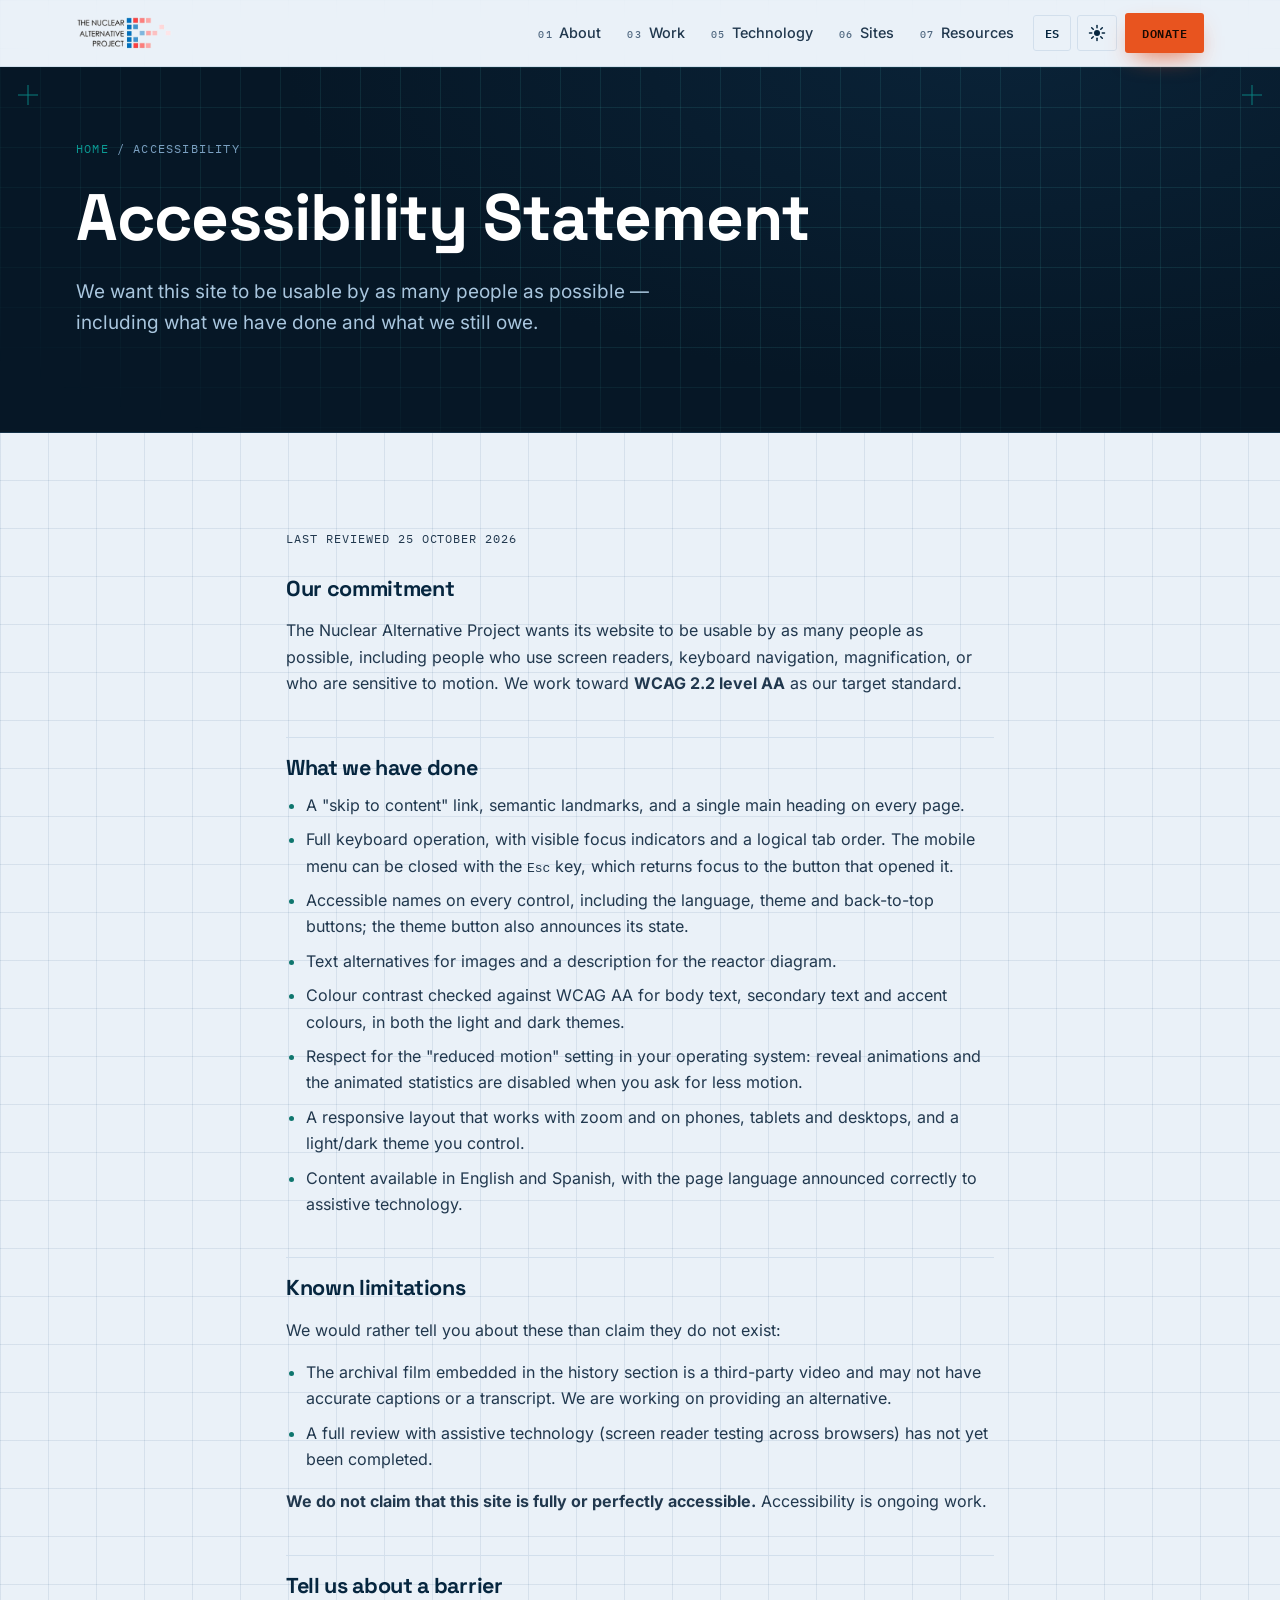
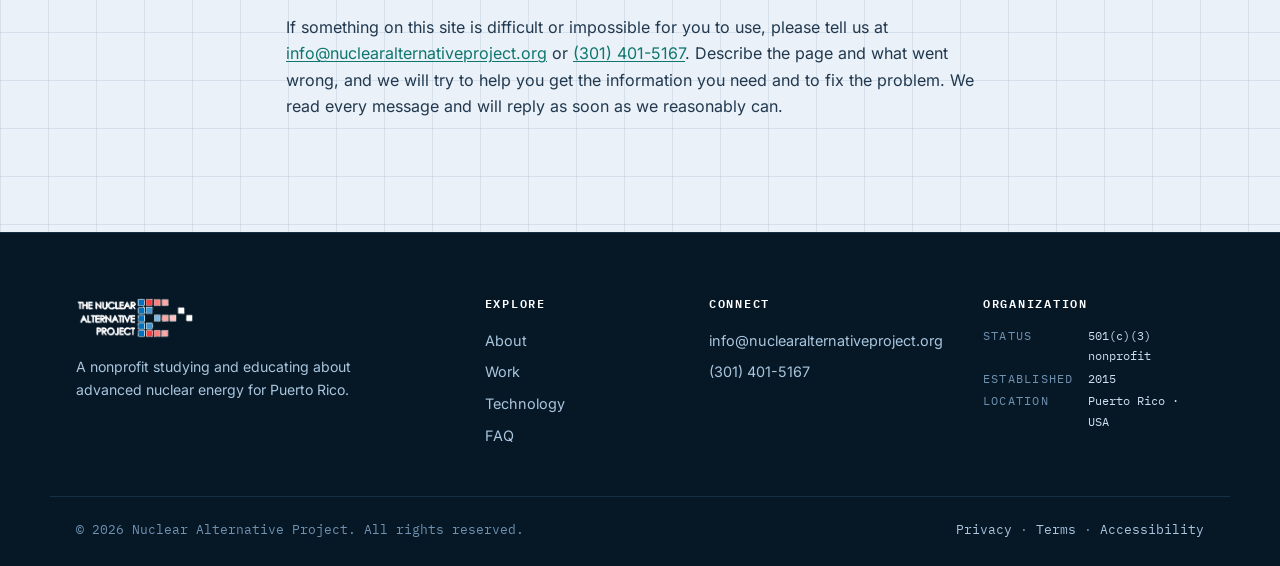
<file: accessibility.html>
<!DOCTYPE html>
<html lang="en" class="no-js" data-title-es="Declaración de Accesibilidad — Nuclear Alternative Project" data-desc-es="Nuestro compromiso de accesibilidad, las medidas implementadas, las limitaciones conocidas y cómo reportar una barrera.">
<head>
  <meta charset="UTF-8" />
  <meta name="viewport" content="width=device-width, initial-scale=1.0" />
  <meta http-equiv="Content-Security-Policy" content="default-src 'self'; base-uri 'self'; object-src 'none'; script-src 'self' 'sha256-5GkRLEhP9fP5WAdMvo4N77YqOK1QqJHjZqNgBh7iWgQ='; style-src 'self'; font-src 'self'; img-src 'self' data: https://static.wixstatic.com; frame-src https://www.youtube-nocookie.com https://www.youtube.com; connect-src 'self'; form-action 'self'; manifest-src 'self'; upgrade-insecure-requests" />
  <meta name="referrer" content="strict-origin-when-cross-origin" />
  <title>Accessibility Statement — Nuclear Alternative Project</title>
  <meta name="description" content="Our accessibility commitment, the measures in place, known limitations, and how to report a barrier." />
  <meta name="theme-color" content="#071c33" />
  <link rel="canonical" href="https://jengaup.github.io/Nuclear/accessibility.html" />
  <link rel="stylesheet" href="styles.css" />
  <link rel="icon" type="image/svg+xml" href="assets/favicon.svg" />
  <link rel="icon" type="image/png" sizes="32x32" href="assets/favicon-32.png" />
  <link rel="apple-touch-icon" href="assets/apple-touch-icon.png" />
</head>
<body>
  <script>if(window.top!==window.self){try{window.top.location=window.self.location}catch(e){document.documentElement.style.display='none'}}document.documentElement.classList.remove('no-js');</script>
  <a class="skip-link" href="#main" data-i18n="skip">Skip to content</a>

  <header class="site-header" id="top">
    <div class="container nav-inner">
      <a href="index.html" class="brand" aria-label="The Nuclear Alternative Project — home">
        <img src="assets/logo.png" alt="The Nuclear Alternative Project" class="brand-logo brand-logo-dark" width="1038" height="368" />
        <img src="assets/logo-light.png" alt="" aria-hidden="true" class="brand-logo brand-logo-light" width="1038" height="368" />
      </a>
      <nav class="main-nav" aria-label="Primary">
        <button class="nav-toggle" aria-expanded="false" aria-controls="nav-links" aria-label="Toggle navigation">
          <span></span><span></span><span></span>
        </button>
        <ul id="nav-links" class="nav-links">
          <li><a href="about.html"><span class="nav-idx">01</span> <span data-i18n="nav_about">About</span></a></li>
          <li><a href="index.html#work"><span class="nav-idx">03</span> <span data-i18n="nav_work">Work</span></a></li>
          <li><a href="index.html#technology"><span class="nav-idx">05</span> <span data-i18n="nav_tech">Technology</span></a></li>
          <li><a href="index.html#sites"><span class="nav-idx">06</span> <span data-i18n="nav_sites">Sites</span></a></li>
          <li><a href="index.html#resources"><span class="nav-idx">07</span> <span data-i18n="nav_resources">Resources</span></a></li>
          <li class="nav-controls">
            <button id="lang-toggle" class="pill-btn" aria-label="Switch language">ES</button>
            <button id="theme-toggle" class="pill-btn" aria-label="Toggle dark mode">
              <svg class="icon-sun" viewBox="0 0 24 24" width="18" height="18"><circle cx="12" cy="12" r="4" fill="currentColor"/><g stroke="currentColor" stroke-width="2" stroke-linecap="round"><line x1="12" y1="2" x2="12" y2="5"/><line x1="12" y1="19" x2="12" y2="22"/><line x1="2" y1="12" x2="5" y2="12"/><line x1="19" y1="12" x2="22" y2="12"/><line x1="4.9" y1="4.9" x2="7" y2="7"/><line x1="17" y1="17" x2="19.1" y2="19.1"/><line x1="4.9" y1="19.1" x2="7" y2="17"/><line x1="17" y1="7" x2="19.1" y2="4.9"/></g></svg>
              <svg class="icon-moon" viewBox="0 0 24 24" width="18" height="18"><path d="M21 12.8A9 9 0 1 1 11.2 3a7 7 0 0 0 9.8 9.8z" fill="currentColor"/></svg>
            </button>
          </li>
          <li><a href="index.html#involved" class="btn btn-sm btn-primary nav-cta" data-i18n="nav_donate">Donate</a></li>
        </ul>
      </nav>
    </div>
  </header>

  <main id="main">
    <section class="hero about-hero">
      <div class="sheet-grid" aria-hidden="true"></div>
      <span class="reg-mark rm-tl" aria-hidden="true"></span>
      <span class="reg-mark rm-tr" aria-hidden="true"></span>
      <div class="container">
        <nav class="crumbs" aria-label="Breadcrumb">
          <a href="index.html" data-i18n="crumb_home">Home</a> <span aria-hidden="true">/</span>
          <span data-lang-block="en">Accessibility</span><span data-lang-block="es">Accesibilidad</span>
        </nav>
        <h1 class="hero-title">
          <span data-lang-block="en">Accessibility Statement</span><span data-lang-block="es">Declaración de Accesibilidad</span>
        </h1>
        <p class="hero-sub">
          <span data-lang-block="en">We want this site to be usable by as many people as possible — including what we have done and what we still owe.</span>
          <span data-lang-block="es">Queremos que este sitio sea usable por tantas personas como sea posible, incluyendo lo que ya hicimos y lo que todavía debemos.</span>
        </p>
      </div>
    </section>

    <section class="section">
      <div class="container legal-prose">
        <p class="legal-meta">
          <span data-lang-block="en">Last reviewed 25 October 2026</span>
          <span data-lang-block="es">Última revisión: 25 de octubre de 2026</span>
        </p>

        <!-- ============ ENGLISH ============ -->
        <div data-lang-block="en" lang="en">
          <h2>Our commitment</h2>
          <p>The Nuclear Alternative Project wants its website to be usable by as many people as possible, including people who use screen readers, keyboard navigation, magnification, or who are sensitive to motion. We work toward <strong>WCAG 2.2 level AA</strong> as our target standard.</p>

          <h2>What we have done</h2>
          <ul>
            <li>A "skip to content" link, semantic landmarks, and a single main heading on every page.</li>
            <li>Full keyboard operation, with visible focus indicators and a logical tab order. The mobile menu can be closed with the <kbd>Esc</kbd> key, which returns focus to the button that opened it.</li>
            <li>Accessible names on every control, including the language, theme and back-to-top buttons; the theme button also announces its state.</li>
            <li>Text alternatives for images and a description for the reactor diagram.</li>
            <li>Colour contrast checked against WCAG AA for body text, secondary text and accent colours, in both the light and dark themes.</li>
            <li>Respect for the "reduced motion" setting in your operating system: reveal animations and the animated statistics are disabled when you ask for less motion.</li>
            <li>A responsive layout that works with zoom and on phones, tablets and desktops, and a light/dark theme you control.</li>
            <li>Content available in English and Spanish, with the page language announced correctly to assistive technology.</li>
          </ul>

          <h2>Known limitations</h2>
          <p>We would rather tell you about these than claim they do not exist:</p>
          <ul>
            <li>The archival film embedded in the history section is a third-party video and may not have accurate captions or a transcript. We are working on providing an alternative.</li>
            <li>A full review with assistive technology (screen reader testing across browsers) has not yet been completed.</li>
          </ul>
          <p><strong>We do not claim that this site is fully or perfectly accessible.</strong> Accessibility is ongoing work.</p>

          <h2>Tell us about a barrier</h2>
          <p>If something on this site is difficult or impossible for you to use, please tell us at <a class="js-mail" data-eu="info" data-ed="nuclearalternativeproject.org" data-show="1" href="#">info [at] nuclearalternativeproject.org</a> or <a href="tel:+13014015167">(301) 401-5167</a>. Describe the page and what went wrong, and we will try to help you get the information you need and to fix the problem. We read every message and will reply as soon as we reasonably can.</p>
        </div>

        <!-- ============ ESPAÑOL ============ -->
        <div data-lang-block="es" lang="es">
          <h2>Nuestro compromiso</h2>
          <p>El Nuclear Alternative Project quiere que su sitio sea usable por tantas personas como sea posible, incluidas quienes usan lectores de pantalla, navegación por teclado, ampliación, o quienes son sensibles al movimiento. Trabajamos hacia el estándar objetivo <strong>WCAG 2.2 nivel AA</strong>.</p>

          <h2>Lo que hemos hecho</h2>
          <ul>
            <li>Un enlace para «saltar al contenido», landmarks semánticos y un único encabezado principal en cada página.</li>
            <li>Operación completa por teclado, con indicadores de foco visibles y un orden de tabulación lógico. El menú móvil se cierra con la tecla <kbd>Esc</kbd>, que devuelve el foco al botón que lo abrió.</li>
            <li>Nombres accesibles en todos los controles, incluidos los botones de idioma, tema y volver arriba; el botón de tema además anuncia su estado.</li>
            <li>Alternativas de texto para las imágenes y una descripción para el diagrama del reactor.</li>
            <li>Contraste de color verificado contra WCAG AA para el texto principal, el texto secundario y los colores de acento, en los temas claro y oscuro.</li>
            <li>Respeto a la preferencia de «movimiento reducido» de tu sistema operativo: las animaciones de aparición y los contadores animados se desactivan cuando pides menos movimiento.</li>
            <li>Un diseño adaptable que funciona con zoom y en teléfonos, tabletas y computadoras, y un tema claro/oscuro que tú controlas.</li>
            <li>Contenido disponible en inglés y español, con el idioma de la página anunciado correctamente a las tecnologías de asistencia.</li>
          </ul>

          <h2>Limitaciones conocidas</h2>
          <p>Preferimos contártelas antes que afirmar que no existen:</p>
          <ul>
            <li>La película de archivo incrustada en la sección de historia es un video de terceros y puede no tener subtítulos precisos ni transcripción. Estamos trabajando en ofrecer una alternativa.</li>
            <li>Todavía no se ha completado una revisión integral con tecnología de asistencia (pruebas con lector de pantalla en distintos navegadores).</li>
          </ul>
          <p><strong>No afirmamos que este sitio sea total ni perfectamente accesible.</strong> La accesibilidad es un trabajo continuo.</p>

          <h2>Cuéntanos si encuentras una barrera</h2>
          <p>Si algo en este sitio te resulta difícil o imposible de usar, escríbenos a <a class="js-mail" data-eu="info" data-ed="nuclearalternativeproject.org" data-show="1" href="#">info [at] nuclearalternativeproject.org</a> o llámanos al <a href="tel:+13014015167">(301) 401-5167</a>. Describe la página y qué ocurrió, e intentaremos ayudarte a obtener la información que necesitas y a corregir el problema. Leemos todos los mensajes y responderemos tan pronto como razonablemente podamos.</p>
        </div>
      </div>
    </section>
  </main>

  <footer class="site-footer">
    <div class="container footer-inner">
      <div class="footer-brand">
        <img src="assets/logo-light.png" alt="The Nuclear Alternative Project" class="footer-logo" width="1038" height="368" />
        <p class="footer-tag" data-i18n="foot_tag">A nonprofit studying and educating about advanced nuclear energy for Puerto Rico.</p>
      </div>
      <nav class="footer-col" aria-label="Footer">
        <h4 data-i18n="foot_explore">Explore</h4>
        <a href="about.html" data-i18n="nav_about">About</a>
        <a href="index.html#work" data-i18n="nav_work">Work</a>
        <a href="index.html#technology" data-i18n="nav_tech">Technology</a>
        <a href="index.html#faq" data-i18n="nav_faq">FAQ</a>
      </nav>
      <div class="footer-col">
        <h4 data-i18n="foot_connect">Connect</h4>
        <a class="js-mail" data-eu="info" data-ed="nuclearalternativeproject.org" data-show="1" href="index.html#contact">info [at] nuclearalternativeproject.org</a>
        <a href="tel:+13014015167">(301) 401-5167</a>
      </div>
      <div class="footer-col titleblock">
        <h4 data-i18n="foot_org">Organization</h4>
        <dl class="tb-grid">
          <dt data-i18n="tb_status_l">Status</dt><dd data-i18n="tb_status_v">501(c)(3) nonprofit</dd>
          <dt data-i18n="tb_est_l">Established</dt><dd>2015</dd>
          <dt data-i18n="tb_loc_l">Location</dt><dd data-i18n="tb_loc_v">Puerto Rico · USA</dd>
        </dl>
      </div>
    </div>
    <div class="footer-bottom container">
      <p>© <span id="year"></span> Nuclear Alternative Project. <span data-i18n="foot_rights">All rights reserved.</span></p>
      <p class="footer-legal">
        <a href="privacy.html" data-i18n="foot_privacy">Privacy</a> ·
        <a href="terms.html" data-i18n="foot_terms">Terms</a> ·
        <a href="accessibility.html" data-i18n="foot_a11y">Accessibility</a>
      </p>
    </div>
  </footer>

  <button id="to-top" class="to-top" aria-label="Back to top">↑</button>
  <script src="script.js"></script>
</body>
</html>
</file>
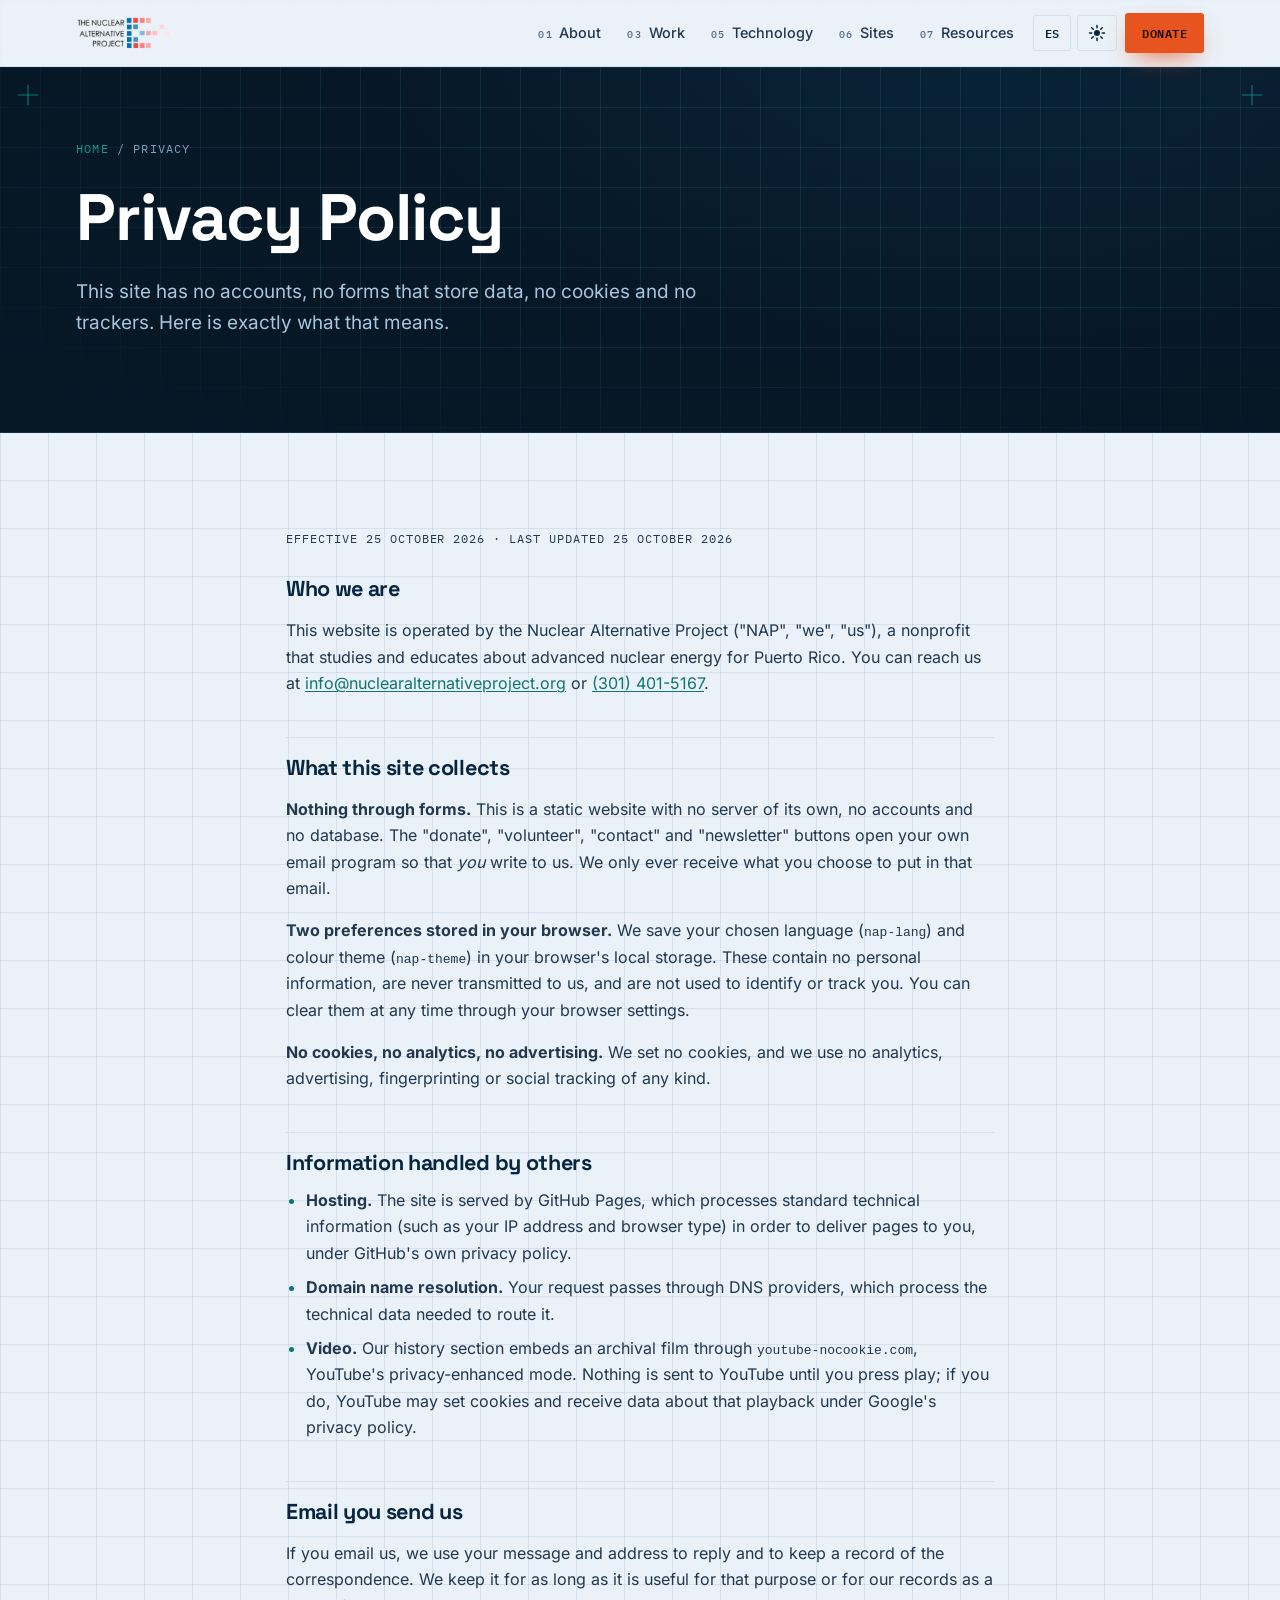
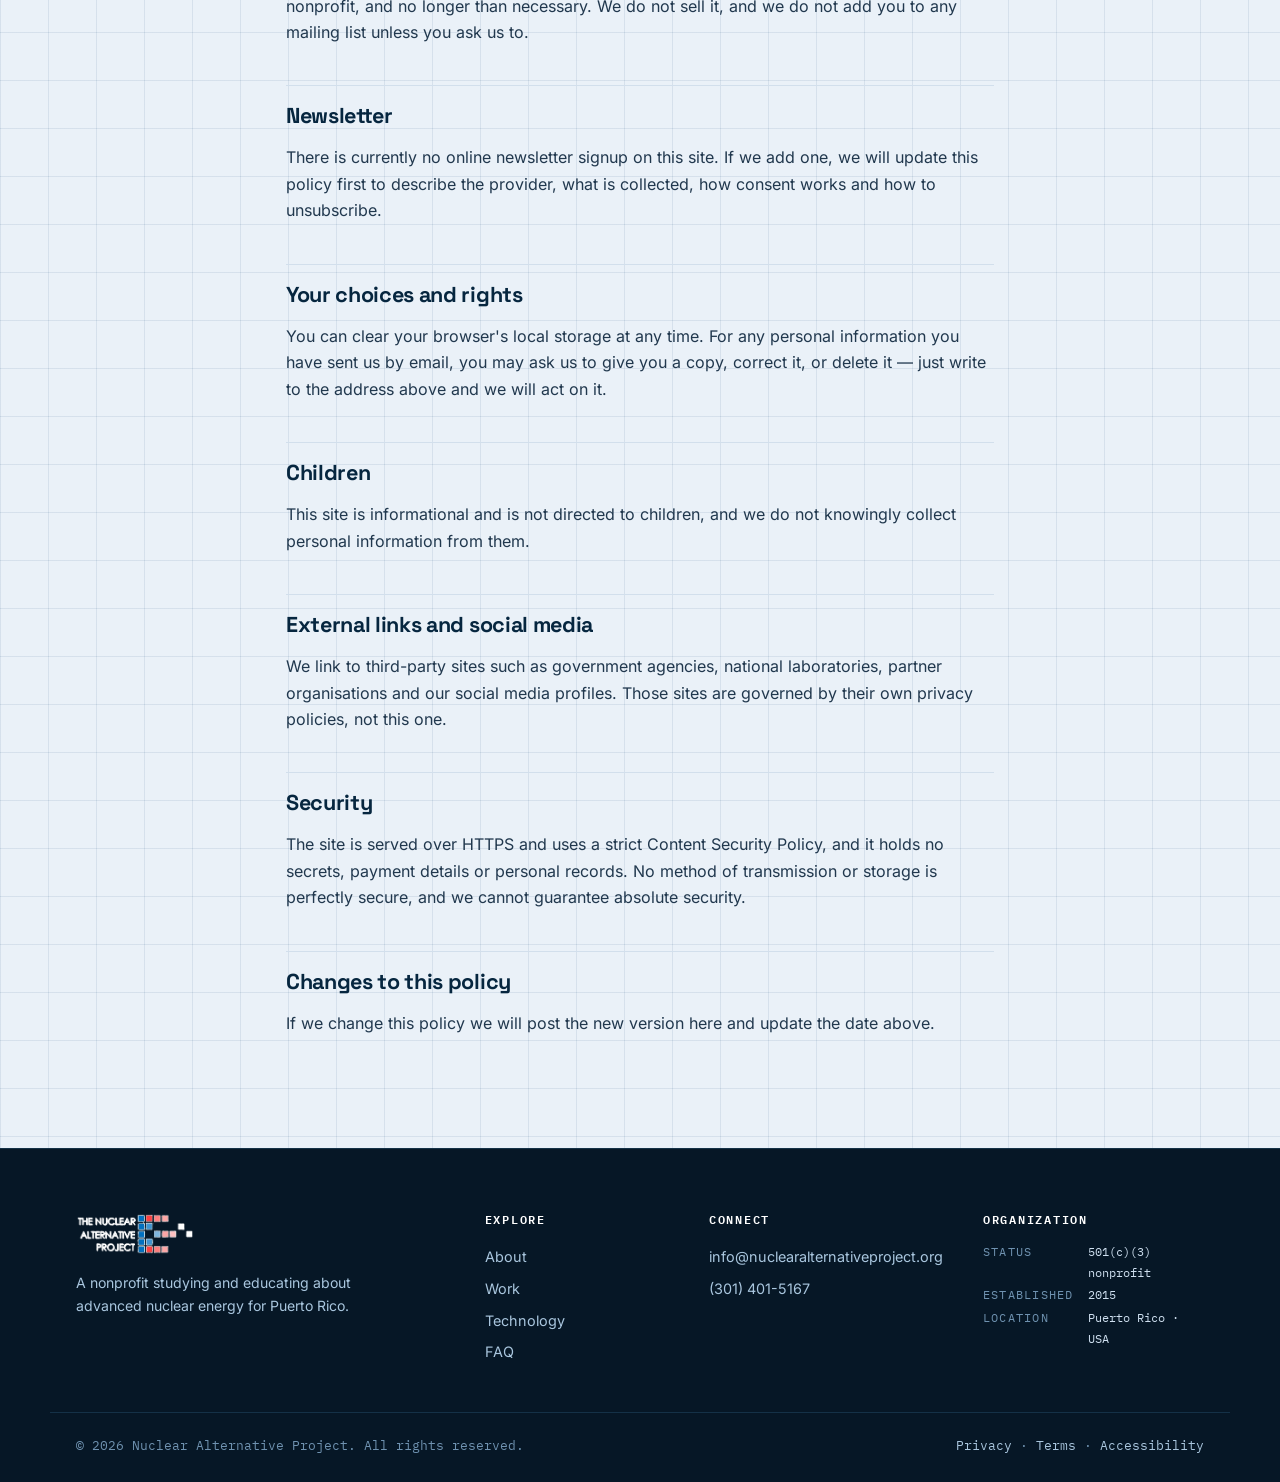
<file: privacy.html>
<!DOCTYPE html>
<html lang="en" class="no-js" data-title-es="Política de Privacidad — Nuclear Alternative Project" data-desc-es="Cómo el Nuclear Alternative Project trata los datos en este sitio: sin cookies, sin rastreadores y sin formularios que recopilen información.">
<head>
  <meta charset="UTF-8" />
  <meta name="viewport" content="width=device-width, initial-scale=1.0" />
  <meta http-equiv="Content-Security-Policy" content="default-src 'self'; base-uri 'self'; object-src 'none'; script-src 'self' 'sha256-5GkRLEhP9fP5WAdMvo4N77YqOK1QqJHjZqNgBh7iWgQ='; style-src 'self'; font-src 'self'; img-src 'self' data: https://static.wixstatic.com; frame-src https://www.youtube-nocookie.com https://www.youtube.com; connect-src 'self'; form-action 'self'; manifest-src 'self'; upgrade-insecure-requests" />
  <meta name="referrer" content="strict-origin-when-cross-origin" />
  <title>Privacy Policy — Nuclear Alternative Project</title>
  <meta name="description" content="How the Nuclear Alternative Project handles data on this website: no cookies, no trackers, and no forms that collect information." />
  <meta name="theme-color" content="#071c33" />
  <link rel="canonical" href="https://jengaup.github.io/Nuclear/privacy.html" />
  <link rel="stylesheet" href="styles.css" />
  <link rel="icon" type="image/svg+xml" href="assets/favicon.svg" />
  <link rel="icon" type="image/png" sizes="32x32" href="assets/favicon-32.png" />
  <link rel="apple-touch-icon" href="assets/apple-touch-icon.png" />
</head>
<body>
  <script>if(window.top!==window.self){try{window.top.location=window.self.location}catch(e){document.documentElement.style.display='none'}}document.documentElement.classList.remove('no-js');</script>
  <a class="skip-link" href="#main" data-i18n="skip">Skip to content</a>

  <header class="site-header" id="top">
    <div class="container nav-inner">
      <a href="index.html" class="brand" aria-label="The Nuclear Alternative Project — home">
        <img src="assets/logo.png" alt="The Nuclear Alternative Project" class="brand-logo brand-logo-dark" width="1038" height="368" />
        <img src="assets/logo-light.png" alt="" aria-hidden="true" class="brand-logo brand-logo-light" width="1038" height="368" />
      </a>
      <nav class="main-nav" aria-label="Primary">
        <button class="nav-toggle" aria-expanded="false" aria-controls="nav-links" aria-label="Toggle navigation">
          <span></span><span></span><span></span>
        </button>
        <ul id="nav-links" class="nav-links">
          <li><a href="about.html"><span class="nav-idx">01</span> <span data-i18n="nav_about">About</span></a></li>
          <li><a href="index.html#work"><span class="nav-idx">03</span> <span data-i18n="nav_work">Work</span></a></li>
          <li><a href="index.html#technology"><span class="nav-idx">05</span> <span data-i18n="nav_tech">Technology</span></a></li>
          <li><a href="index.html#sites"><span class="nav-idx">06</span> <span data-i18n="nav_sites">Sites</span></a></li>
          <li><a href="index.html#resources"><span class="nav-idx">07</span> <span data-i18n="nav_resources">Resources</span></a></li>
          <li class="nav-controls">
            <button id="lang-toggle" class="pill-btn" aria-label="Switch language">ES</button>
            <button id="theme-toggle" class="pill-btn" aria-label="Toggle dark mode">
              <svg class="icon-sun" viewBox="0 0 24 24" width="18" height="18"><circle cx="12" cy="12" r="4" fill="currentColor"/><g stroke="currentColor" stroke-width="2" stroke-linecap="round"><line x1="12" y1="2" x2="12" y2="5"/><line x1="12" y1="19" x2="12" y2="22"/><line x1="2" y1="12" x2="5" y2="12"/><line x1="19" y1="12" x2="22" y2="12"/><line x1="4.9" y1="4.9" x2="7" y2="7"/><line x1="17" y1="17" x2="19.1" y2="19.1"/><line x1="4.9" y1="19.1" x2="7" y2="17"/><line x1="17" y1="7" x2="19.1" y2="4.9"/></g></svg>
              <svg class="icon-moon" viewBox="0 0 24 24" width="18" height="18"><path d="M21 12.8A9 9 0 1 1 11.2 3a7 7 0 0 0 9.8 9.8z" fill="currentColor"/></svg>
            </button>
          </li>
          <li><a href="index.html#involved" class="btn btn-sm btn-primary nav-cta" data-i18n="nav_donate">Donate</a></li>
        </ul>
      </nav>
    </div>
  </header>

  <main id="main">
    <section class="hero about-hero">
      <div class="sheet-grid" aria-hidden="true"></div>
      <span class="reg-mark rm-tl" aria-hidden="true"></span>
      <span class="reg-mark rm-tr" aria-hidden="true"></span>
      <div class="container">
        <nav class="crumbs" aria-label="Breadcrumb">
          <a href="index.html" data-i18n="crumb_home">Home</a> <span aria-hidden="true">/</span>
          <span data-lang-block="en">Privacy</span><span data-lang-block="es">Privacidad</span>
        </nav>
        <h1 class="hero-title">
          <span data-lang-block="en">Privacy Policy</span><span data-lang-block="es">Política de Privacidad</span>
        </h1>
        <p class="hero-sub">
          <span data-lang-block="en">This site has no accounts, no forms that store data, no cookies and no trackers. Here is exactly what that means.</span>
          <span data-lang-block="es">Este sitio no tiene cuentas, ni formularios que guarden datos, ni cookies, ni rastreadores. Esto es exactamente lo que significa.</span>
        </p>
      </div>
    </section>

    <section class="section">
      <div class="container legal-prose">
        <p class="legal-meta">
          <span data-lang-block="en">Effective 25 October 2026 · Last updated 25 October 2026</span>
          <span data-lang-block="es">Vigente desde el 25 de octubre de 2026 · Última actualización: 25 de octubre de 2026</span>
        </p>

        <!-- ============ ENGLISH ============ -->
        <div data-lang-block="en" lang="en">
          <h2>Who we are</h2>
          <p>This website is operated by the Nuclear Alternative Project ("NAP", "we", "us"), a nonprofit that studies and educates about advanced nuclear energy for Puerto Rico. You can reach us at <a class="js-mail" data-eu="info" data-ed="nuclearalternativeproject.org" data-show="1" href="#">info [at] nuclearalternativeproject.org</a> or <a href="tel:+13014015167">(301) 401-5167</a>.</p>

          <h2>What this site collects</h2>
          <p><strong>Nothing through forms.</strong> This is a static website with no server of its own, no accounts and no database. The "donate", "volunteer", "contact" and "newsletter" buttons open your own email program so that <em>you</em> write to us. We only ever receive what you choose to put in that email.</p>
          <p><strong>Two preferences stored in your browser.</strong> We save your chosen language (<code>nap-lang</code>) and colour theme (<code>nap-theme</code>) in your browser's local storage. These contain no personal information, are never transmitted to us, and are not used to identify or track you. You can clear them at any time through your browser settings.</p>
          <p><strong>No cookies, no analytics, no advertising.</strong> We set no cookies, and we use no analytics, advertising, fingerprinting or social tracking of any kind.</p>

          <h2>Information handled by others</h2>
          <ul>
            <li><strong>Hosting.</strong> The site is served by GitHub Pages, which processes standard technical information (such as your IP address and browser type) in order to deliver pages to you, under GitHub's own privacy policy.</li>
            <li><strong>Domain name resolution.</strong> Your request passes through DNS providers, which process the technical data needed to route it.</li>
            <li><strong>Video.</strong> Our history section embeds an archival film through <code>youtube-nocookie.com</code>, YouTube's privacy-enhanced mode. Nothing is sent to YouTube until you press play; if you do, YouTube may set cookies and receive data about that playback under Google's privacy policy.</li>
          </ul>

          <h2>Email you send us</h2>
          <p>If you email us, we use your message and address to reply and to keep a record of the correspondence. We keep it for as long as it is useful for that purpose or for our records as a nonprofit, and no longer than necessary. We do not sell it, and we do not add you to any mailing list unless you ask us to.</p>

          <h2>Newsletter</h2>
          <p>There is currently no online newsletter signup on this site. If we add one, we will update this policy first to describe the provider, what is collected, how consent works and how to unsubscribe.</p>

          <h2>Your choices and rights</h2>
          <p>You can clear your browser's local storage at any time. For any personal information you have sent us by email, you may ask us to give you a copy, correct it, or delete it — just write to the address above and we will act on it.</p>

          <h2>Children</h2>
          <p>This site is informational and is not directed to children, and we do not knowingly collect personal information from them.</p>

          <h2>External links and social media</h2>
          <p>We link to third-party sites such as government agencies, national laboratories, partner organisations and our social media profiles. Those sites are governed by their own privacy policies, not this one.</p>

          <h2>Security</h2>
          <p>The site is served over HTTPS and uses a strict Content Security Policy, and it holds no secrets, payment details or personal records. No method of transmission or storage is perfectly secure, and we cannot guarantee absolute security.</p>

          <h2>Changes to this policy</h2>
          <p>If we change this policy we will post the new version here and update the date above.</p>
        </div>

        <!-- ============ ESPAÑOL ============ -->
        <div data-lang-block="es" lang="es">
          <h2>Quiénes somos</h2>
          <p>Este sitio es operado por el Nuclear Alternative Project («NAP», «nosotros»), una organización sin fines de lucro que estudia y educa sobre energía nuclear avanzada para Puerto Rico. Puedes escribirnos a <a class="js-mail" data-eu="info" data-ed="nuclearalternativeproject.org" data-show="1" href="#">info [at] nuclearalternativeproject.org</a> o llamarnos al <a href="tel:+13014015167">(301) 401-5167</a>.</p>

          <h2>Qué recopila este sitio</h2>
          <p><strong>Nada mediante formularios.</strong> Este es un sitio estático sin servidor propio, sin cuentas y sin base de datos. Los botones de «donar», «voluntariado», «contacto» y «boletín» abren tu propio programa de correo para que <em>tú</em> nos escribas. Solo recibimos lo que decidas incluir en ese correo.</p>
          <p><strong>Dos preferencias guardadas en tu navegador.</strong> Guardamos el idioma que elijas (<code>nap-lang</code>) y el tema de color (<code>nap-theme</code>) en el almacenamiento local de tu navegador. No contienen información personal, nunca se nos envían y no se usan para identificarte ni rastrearte. Puedes borrarlos cuando quieras desde la configuración de tu navegador.</p>
          <p><strong>Sin cookies, sin analítica, sin publicidad.</strong> No usamos cookies, ni analítica, ni publicidad, ni huella digital (<em>fingerprinting</em>), ni rastreo de redes sociales de ningún tipo.</p>

          <h2>Información que manejan terceros</h2>
          <ul>
            <li><strong>Alojamiento.</strong> El sitio se sirve mediante GitHub Pages, que procesa información técnica estándar (como tu dirección IP y el tipo de navegador) para entregarte las páginas, bajo su propia política de privacidad.</li>
            <li><strong>Resolución de dominio.</strong> Tu solicitud pasa por proveedores de DNS, que procesan los datos técnicos necesarios para encaminarla.</li>
            <li><strong>Video.</strong> Nuestra sección de historia incrusta una película de archivo mediante <code>youtube-nocookie.com</code>, el modo de privacidad mejorada de YouTube. No se envía nada a YouTube hasta que pulsas reproducir; si lo haces, YouTube puede usar cookies y recibir datos sobre esa reproducción según la política de privacidad de Google.</li>
          </ul>

          <h2>Los correos que nos envías</h2>
          <p>Si nos escribes, usamos tu mensaje y tu dirección para responderte y para dejar constancia de la correspondencia. Los conservamos mientras sean útiles para ese fin o para nuestros registros como organización sin fines de lucro, y no más tiempo del necesario. No los vendemos ni te añadimos a ninguna lista de correo salvo que nos lo pidas.</p>

          <h2>Boletín</h2>
          <p>Actualmente este sitio no tiene registro en línea al boletín. Si lo añadimos, actualizaremos primero esta política para describir el proveedor, qué se recopila, cómo funciona el consentimiento y cómo darse de baja.</p>

          <h2>Tus opciones y derechos</h2>
          <p>Puedes borrar el almacenamiento local de tu navegador cuando quieras. Respecto a cualquier información personal que nos hayas enviado por correo, puedes pedirnos una copia, su corrección o su eliminación: escríbenos a la dirección indicada arriba y lo atenderemos.</p>

          <h2>Menores</h2>
          <p>Este sitio es informativo, no está dirigido a menores y no recopilamos a sabiendas información personal de ellos.</p>

          <h2>Enlaces externos y redes sociales</h2>
          <p>Enlazamos a sitios de terceros como agencias gubernamentales, laboratorios nacionales, organizaciones colaboradoras y nuestros perfiles en redes sociales. Esos sitios se rigen por sus propias políticas de privacidad, no por esta.</p>

          <h2>Seguridad</h2>
          <p>El sitio se sirve por HTTPS y usa una Política de Seguridad de Contenido estricta, y no guarda secretos, datos de pago ni registros personales. Ningún método de transmisión o almacenamiento es perfectamente seguro, y no podemos garantizar una seguridad absoluta.</p>

          <h2>Cambios en esta política</h2>
          <p>Si cambiamos esta política, publicaremos aquí la nueva versión y actualizaremos la fecha indicada arriba.</p>
        </div>
      </div>
    </section>
  </main>

  <footer class="site-footer">
    <div class="container footer-inner">
      <div class="footer-brand">
        <img src="assets/logo-light.png" alt="The Nuclear Alternative Project" class="footer-logo" width="1038" height="368" />
        <p class="footer-tag" data-i18n="foot_tag">A nonprofit studying and educating about advanced nuclear energy for Puerto Rico.</p>
      </div>
      <nav class="footer-col" aria-label="Footer">
        <h4 data-i18n="foot_explore">Explore</h4>
        <a href="about.html" data-i18n="nav_about">About</a>
        <a href="index.html#work" data-i18n="nav_work">Work</a>
        <a href="index.html#technology" data-i18n="nav_tech">Technology</a>
        <a href="index.html#faq" data-i18n="nav_faq">FAQ</a>
      </nav>
      <div class="footer-col">
        <h4 data-i18n="foot_connect">Connect</h4>
        <a class="js-mail" data-eu="info" data-ed="nuclearalternativeproject.org" data-show="1" href="index.html#contact">info [at] nuclearalternativeproject.org</a>
        <a href="tel:+13014015167">(301) 401-5167</a>
      </div>
      <div class="footer-col titleblock">
        <h4 data-i18n="foot_org">Organization</h4>
        <dl class="tb-grid">
          <dt data-i18n="tb_status_l">Status</dt><dd data-i18n="tb_status_v">501(c)(3) nonprofit</dd>
          <dt data-i18n="tb_est_l">Established</dt><dd>2015</dd>
          <dt data-i18n="tb_loc_l">Location</dt><dd data-i18n="tb_loc_v">Puerto Rico · USA</dd>
        </dl>
      </div>
    </div>
    <div class="footer-bottom container">
      <p>© <span id="year"></span> Nuclear Alternative Project. <span data-i18n="foot_rights">All rights reserved.</span></p>
      <p class="footer-legal">
        <a href="privacy.html" data-i18n="foot_privacy">Privacy</a> ·
        <a href="terms.html" data-i18n="foot_terms">Terms</a> ·
        <a href="accessibility.html" data-i18n="foot_a11y">Accessibility</a>
      </p>
    </div>
  </footer>

  <button id="to-top" class="to-top" aria-label="Back to top">↑</button>
  <script src="script.js"></script>
</body>
</html>
</file>
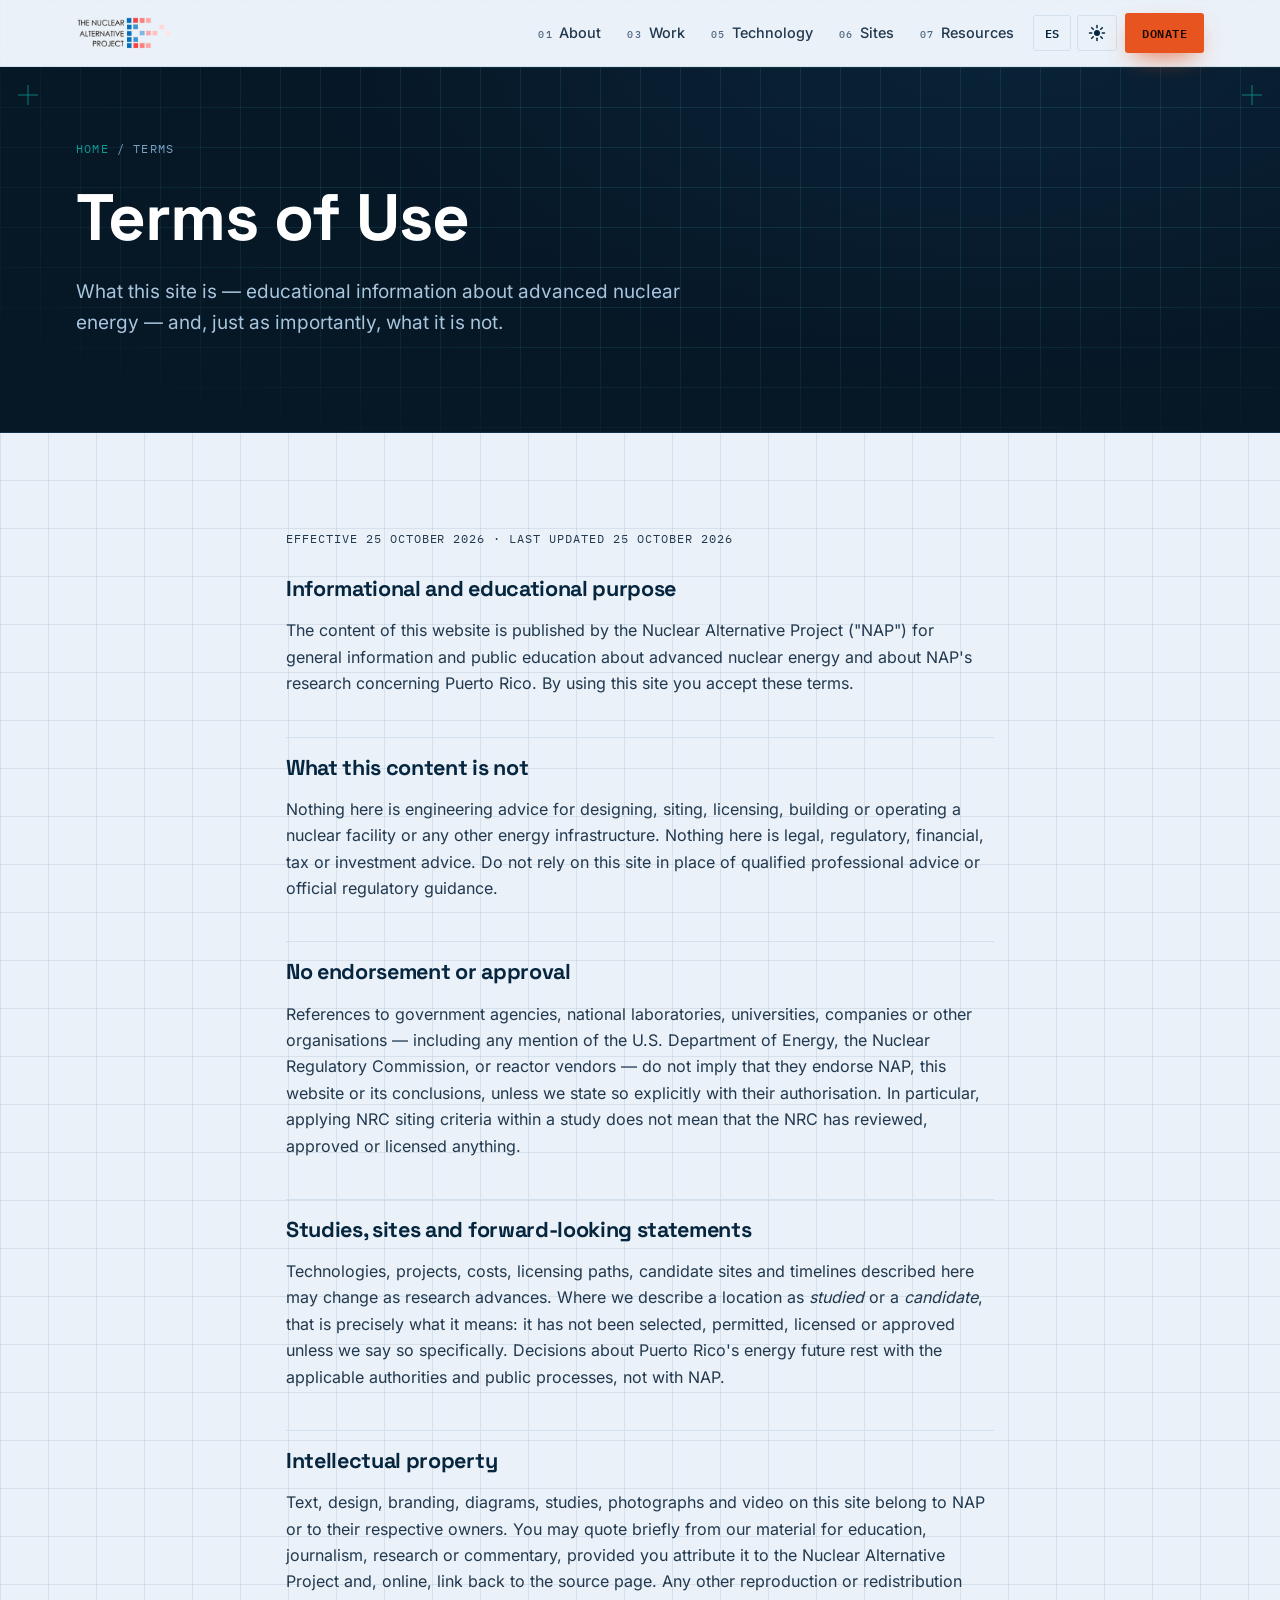
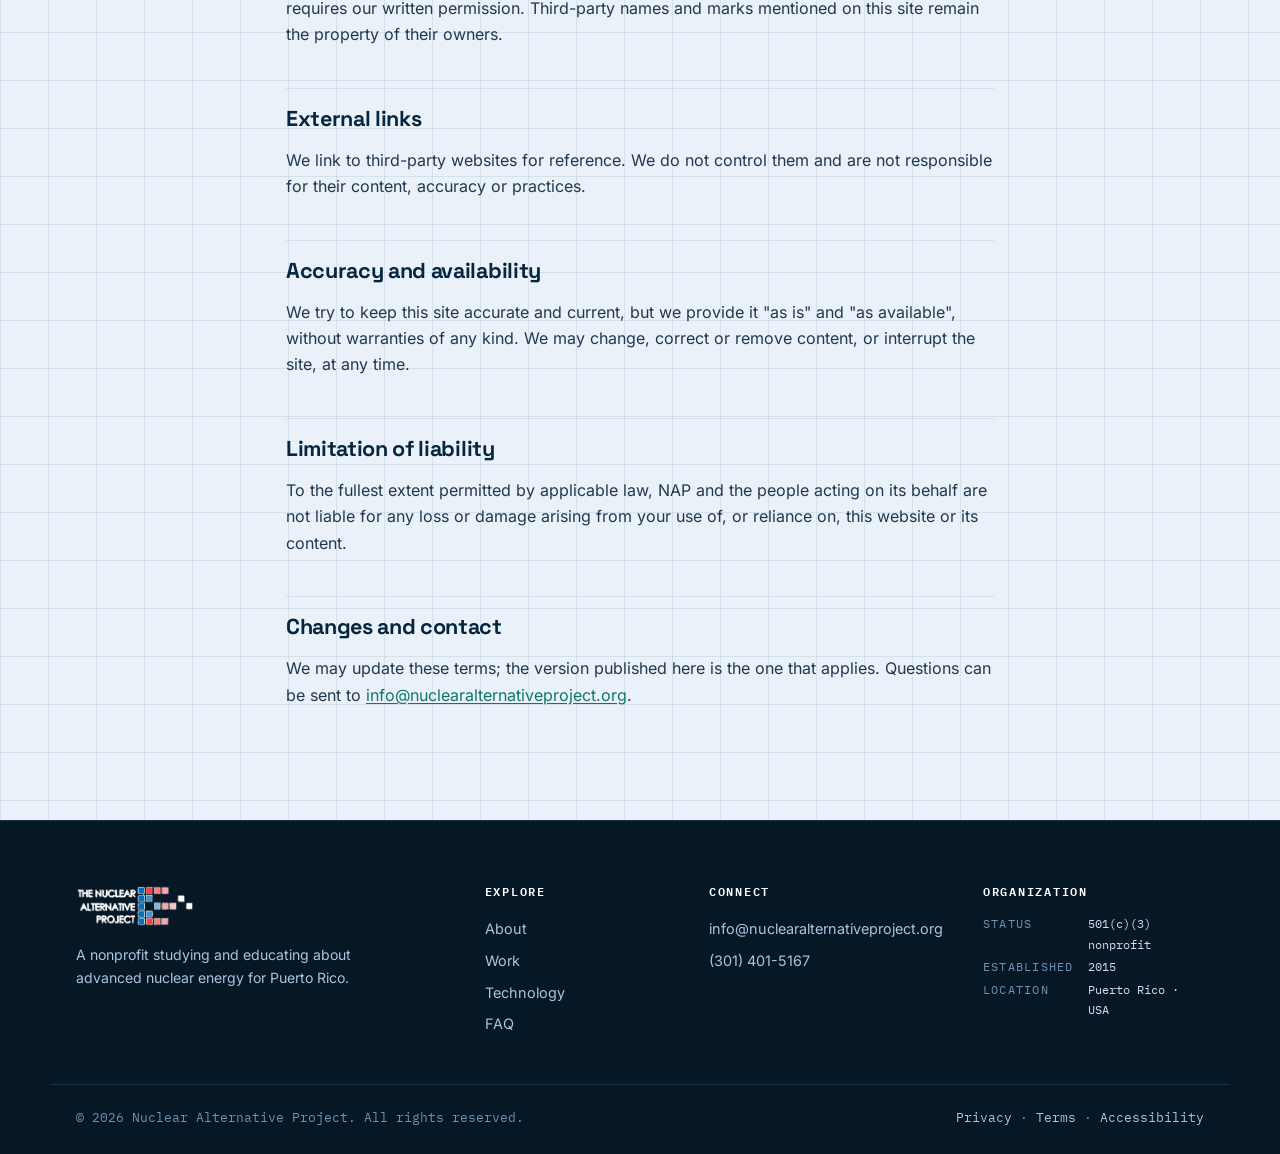
<file: terms.html>
<!DOCTYPE html>
<html lang="en" class="no-js" data-title-es="Términos de Uso — Nuclear Alternative Project" data-desc-es="Términos de uso del sitio del Nuclear Alternative Project: contenido educativo e informativo, sin asesoría de ingeniería, legal, regulatoria ni financiera.">
<head>
  <meta charset="UTF-8" />
  <meta name="viewport" content="width=device-width, initial-scale=1.0" />
  <meta http-equiv="Content-Security-Policy" content="default-src 'self'; base-uri 'self'; object-src 'none'; script-src 'self' 'sha256-5GkRLEhP9fP5WAdMvo4N77YqOK1QqJHjZqNgBh7iWgQ='; style-src 'self'; font-src 'self'; img-src 'self' data: https://static.wixstatic.com; frame-src https://www.youtube-nocookie.com https://www.youtube.com; connect-src 'self'; form-action 'self'; manifest-src 'self'; upgrade-insecure-requests" />
  <meta name="referrer" content="strict-origin-when-cross-origin" />
  <title>Terms of Use — Nuclear Alternative Project</title>
  <meta name="description" content="Terms of use for the Nuclear Alternative Project website: educational and informational content, not engineering, legal, regulatory or financial advice." />
  <meta name="theme-color" content="#071c33" />
  <link rel="canonical" href="https://jengaup.github.io/Nuclear/terms.html" />
  <link rel="stylesheet" href="styles.css" />
  <link rel="icon" type="image/svg+xml" href="assets/favicon.svg" />
  <link rel="icon" type="image/png" sizes="32x32" href="assets/favicon-32.png" />
  <link rel="apple-touch-icon" href="assets/apple-touch-icon.png" />
</head>
<body>
  <script>if(window.top!==window.self){try{window.top.location=window.self.location}catch(e){document.documentElement.style.display='none'}}document.documentElement.classList.remove('no-js');</script>
  <a class="skip-link" href="#main" data-i18n="skip">Skip to content</a>

  <header class="site-header" id="top">
    <div class="container nav-inner">
      <a href="index.html" class="brand" aria-label="The Nuclear Alternative Project — home">
        <img src="assets/logo.png" alt="The Nuclear Alternative Project" class="brand-logo brand-logo-dark" width="1038" height="368" />
        <img src="assets/logo-light.png" alt="" aria-hidden="true" class="brand-logo brand-logo-light" width="1038" height="368" />
      </a>
      <nav class="main-nav" aria-label="Primary">
        <button class="nav-toggle" aria-expanded="false" aria-controls="nav-links" aria-label="Toggle navigation">
          <span></span><span></span><span></span>
        </button>
        <ul id="nav-links" class="nav-links">
          <li><a href="about.html"><span class="nav-idx">01</span> <span data-i18n="nav_about">About</span></a></li>
          <li><a href="index.html#work"><span class="nav-idx">03</span> <span data-i18n="nav_work">Work</span></a></li>
          <li><a href="index.html#technology"><span class="nav-idx">05</span> <span data-i18n="nav_tech">Technology</span></a></li>
          <li><a href="index.html#sites"><span class="nav-idx">06</span> <span data-i18n="nav_sites">Sites</span></a></li>
          <li><a href="index.html#resources"><span class="nav-idx">07</span> <span data-i18n="nav_resources">Resources</span></a></li>
          <li class="nav-controls">
            <button id="lang-toggle" class="pill-btn" aria-label="Switch language">ES</button>
            <button id="theme-toggle" class="pill-btn" aria-label="Toggle dark mode">
              <svg class="icon-sun" viewBox="0 0 24 24" width="18" height="18"><circle cx="12" cy="12" r="4" fill="currentColor"/><g stroke="currentColor" stroke-width="2" stroke-linecap="round"><line x1="12" y1="2" x2="12" y2="5"/><line x1="12" y1="19" x2="12" y2="22"/><line x1="2" y1="12" x2="5" y2="12"/><line x1="19" y1="12" x2="22" y2="12"/><line x1="4.9" y1="4.9" x2="7" y2="7"/><line x1="17" y1="17" x2="19.1" y2="19.1"/><line x1="4.9" y1="19.1" x2="7" y2="17"/><line x1="17" y1="7" x2="19.1" y2="4.9"/></g></svg>
              <svg class="icon-moon" viewBox="0 0 24 24" width="18" height="18"><path d="M21 12.8A9 9 0 1 1 11.2 3a7 7 0 0 0 9.8 9.8z" fill="currentColor"/></svg>
            </button>
          </li>
          <li><a href="index.html#involved" class="btn btn-sm btn-primary nav-cta" data-i18n="nav_donate">Donate</a></li>
        </ul>
      </nav>
    </div>
  </header>

  <main id="main">
    <section class="hero about-hero">
      <div class="sheet-grid" aria-hidden="true"></div>
      <span class="reg-mark rm-tl" aria-hidden="true"></span>
      <span class="reg-mark rm-tr" aria-hidden="true"></span>
      <div class="container">
        <nav class="crumbs" aria-label="Breadcrumb">
          <a href="index.html" data-i18n="crumb_home">Home</a> <span aria-hidden="true">/</span>
          <span data-lang-block="en">Terms</span><span data-lang-block="es">Términos</span>
        </nav>
        <h1 class="hero-title">
          <span data-lang-block="en">Terms of Use</span><span data-lang-block="es">Términos de Uso</span>
        </h1>
        <p class="hero-sub">
          <span data-lang-block="en">What this site is — educational information about advanced nuclear energy — and, just as importantly, what it is not.</span>
          <span data-lang-block="es">Qué es este sitio —información educativa sobre energía nuclear avanzada— y, no menos importante, qué no es.</span>
        </p>
      </div>
    </section>

    <section class="section">
      <div class="container legal-prose">
        <p class="legal-meta">
          <span data-lang-block="en">Effective 25 October 2026 · Last updated 25 October 2026</span>
          <span data-lang-block="es">Vigente desde el 25 de octubre de 2026 · Última actualización: 25 de octubre de 2026</span>
        </p>

        <!-- ============ ENGLISH ============ -->
        <div data-lang-block="en" lang="en">
          <h2>Informational and educational purpose</h2>
          <p>The content of this website is published by the Nuclear Alternative Project ("NAP") for general information and public education about advanced nuclear energy and about NAP's research concerning Puerto Rico. By using this site you accept these terms.</p>

          <h2>What this content is not</h2>
          <p>Nothing here is engineering advice for designing, siting, licensing, building or operating a nuclear facility or any other energy infrastructure. Nothing here is legal, regulatory, financial, tax or investment advice. Do not rely on this site in place of qualified professional advice or official regulatory guidance.</p>

          <h2>No endorsement or approval</h2>
          <p>References to government agencies, national laboratories, universities, companies or other organisations — including any mention of the U.S. Department of Energy, the Nuclear Regulatory Commission, or reactor vendors — do not imply that they endorse NAP, this website or its conclusions, unless we state so explicitly with their authorisation. In particular, applying NRC siting criteria within a study does not mean that the NRC has reviewed, approved or licensed anything.</p>

          <h2>Studies, sites and forward-looking statements</h2>
          <p>Technologies, projects, costs, licensing paths, candidate sites and timelines described here may change as research advances. Where we describe a location as <em>studied</em> or a <em>candidate</em>, that is precisely what it means: it has not been selected, permitted, licensed or approved unless we say so specifically. Decisions about Puerto Rico's energy future rest with the applicable authorities and public processes, not with NAP.</p>

          <h2>Intellectual property</h2>
          <p>Text, design, branding, diagrams, studies, photographs and video on this site belong to NAP or to their respective owners. You may quote briefly from our material for education, journalism, research or commentary, provided you attribute it to the Nuclear Alternative Project and, online, link back to the source page. Any other reproduction or redistribution requires our written permission. Third-party names and marks mentioned on this site remain the property of their owners.</p>

          <h2>External links</h2>
          <p>We link to third-party websites for reference. We do not control them and are not responsible for their content, accuracy or practices.</p>

          <h2>Accuracy and availability</h2>
          <p>We try to keep this site accurate and current, but we provide it "as is" and "as available", without warranties of any kind. We may change, correct or remove content, or interrupt the site, at any time.</p>

          <h2>Limitation of liability</h2>
          <p>To the fullest extent permitted by applicable law, NAP and the people acting on its behalf are not liable for any loss or damage arising from your use of, or reliance on, this website or its content.</p>

          <h2>Changes and contact</h2>
          <p>We may update these terms; the version published here is the one that applies. Questions can be sent to <a class="js-mail" data-eu="info" data-ed="nuclearalternativeproject.org" data-show="1" href="#">info [at] nuclearalternativeproject.org</a>.</p>
        </div>

        <!-- ============ ESPAÑOL ============ -->
        <div data-lang-block="es" lang="es">
          <h2>Finalidad informativa y educativa</h2>
          <p>El contenido de este sitio es publicado por el Nuclear Alternative Project («NAP») con fines de información general y educación pública sobre la energía nuclear avanzada y sobre la investigación de NAP relativa a Puerto Rico. Al usar este sitio aceptas estos términos.</p>

          <h2>Lo que este contenido no es</h2>
          <p>Nada de lo aquí publicado constituye asesoría de ingeniería para diseñar, emplazar, licenciar, construir u operar una instalación nuclear ni ninguna otra infraestructura energética. Nada constituye asesoría legal, regulatoria, financiera, fiscal o de inversión. No sustituyas con este sitio la asesoría profesional cualificada ni la orientación oficial de los reguladores.</p>

          <h2>Sin respaldo ni aprobación</h2>
          <p>Las referencias a agencias gubernamentales, laboratorios nacionales, universidades, empresas u otras organizaciones —incluida cualquier mención al Departamento de Energía de EE. UU., a la Comisión Reguladora Nuclear (NRC) o a fabricantes de reactores— no implican que respalden a NAP, a este sitio ni a sus conclusiones, salvo que lo indiquemos expresamente y con su autorización. En particular, aplicar criterios de emplazamiento de la NRC dentro de un estudio no significa que la NRC haya revisado, aprobado ni licenciado nada.</p>

          <h2>Estudios, emplazamientos y afirmaciones prospectivas</h2>
          <p>Las tecnologías, proyectos, costos, vías de licenciamiento, sitios candidatos y cronogramas aquí descritos pueden cambiar conforme avance la investigación. Cuando describimos un lugar como <em>estudiado</em> o <em>candidato</em>, eso es exactamente lo que significa: no ha sido seleccionado, permisado, licenciado ni aprobado, salvo que lo digamos específicamente. Las decisiones sobre el futuro energético de Puerto Rico corresponden a las autoridades y procesos públicos aplicables, no a NAP.</p>

          <h2>Propiedad intelectual</h2>
          <p>Los textos, el diseño, la marca, los diagramas, los estudios, las fotografías y los videos de este sitio pertenecen a NAP o a sus respectivos titulares. Puedes citar brevemente nuestro material con fines educativos, periodísticos, de investigación o comentario, siempre que lo atribuyas al Nuclear Alternative Project y, en línea, enlaces a la página de origen. Cualquier otra reproducción o redistribución requiere nuestro permiso por escrito. Los nombres y marcas de terceros mencionados siguen siendo propiedad de sus titulares.</p>

          <h2>Enlaces externos</h2>
          <p>Enlazamos a sitios de terceros como referencia. No los controlamos y no somos responsables de su contenido, exactitud ni prácticas.</p>

          <h2>Exactitud y disponibilidad</h2>
          <p>Procuramos mantener este sitio exacto y actualizado, pero lo ofrecemos «tal cual» y «según disponibilidad», sin garantías de ningún tipo. Podemos cambiar, corregir o retirar contenido, o interrumpir el sitio, en cualquier momento.</p>

          <h2>Limitación de responsabilidad</h2>
          <p>En la máxima medida permitida por la ley aplicable, NAP y quienes actúan en su nombre no son responsables de pérdidas o daños derivados del uso de este sitio o de la confianza depositada en su contenido.</p>

          <h2>Cambios y contacto</h2>
          <p>Podemos actualizar estos términos; rige la versión publicada aquí. Puedes enviar tus preguntas a <a class="js-mail" data-eu="info" data-ed="nuclearalternativeproject.org" data-show="1" href="#">info [at] nuclearalternativeproject.org</a>.</p>
        </div>
      </div>
    </section>
  </main>

  <footer class="site-footer">
    <div class="container footer-inner">
      <div class="footer-brand">
        <img src="assets/logo-light.png" alt="The Nuclear Alternative Project" class="footer-logo" width="1038" height="368" />
        <p class="footer-tag" data-i18n="foot_tag">A nonprofit studying and educating about advanced nuclear energy for Puerto Rico.</p>
      </div>
      <nav class="footer-col" aria-label="Footer">
        <h4 data-i18n="foot_explore">Explore</h4>
        <a href="about.html" data-i18n="nav_about">About</a>
        <a href="index.html#work" data-i18n="nav_work">Work</a>
        <a href="index.html#technology" data-i18n="nav_tech">Technology</a>
        <a href="index.html#faq" data-i18n="nav_faq">FAQ</a>
      </nav>
      <div class="footer-col">
        <h4 data-i18n="foot_connect">Connect</h4>
        <a class="js-mail" data-eu="info" data-ed="nuclearalternativeproject.org" data-show="1" href="index.html#contact">info [at] nuclearalternativeproject.org</a>
        <a href="tel:+13014015167">(301) 401-5167</a>
      </div>
      <div class="footer-col titleblock">
        <h4 data-i18n="foot_org">Organization</h4>
        <dl class="tb-grid">
          <dt data-i18n="tb_status_l">Status</dt><dd data-i18n="tb_status_v">501(c)(3) nonprofit</dd>
          <dt data-i18n="tb_est_l">Established</dt><dd>2015</dd>
          <dt data-i18n="tb_loc_l">Location</dt><dd data-i18n="tb_loc_v">Puerto Rico · USA</dd>
        </dl>
      </div>
    </div>
    <div class="footer-bottom container">
      <p>© <span id="year"></span> Nuclear Alternative Project. <span data-i18n="foot_rights">All rights reserved.</span></p>
      <p class="footer-legal">
        <a href="privacy.html" data-i18n="foot_privacy">Privacy</a> ·
        <a href="terms.html" data-i18n="foot_terms">Terms</a> ·
        <a href="accessibility.html" data-i18n="foot_a11y">Accessibility</a>
      </p>
    </div>
  </footer>

  <button id="to-top" class="to-top" aria-label="Back to top">↑</button>
  <script src="script.js"></script>
</body>
</html>
</file>
<file: styles.css>
/* ============================================================
   Self-hosted fonts (no third-party requests)
   ============================================================ */
@font-face { font-family: "Space Grotesk"; font-style: normal; font-weight: 400; font-display: swap; src: url("assets/fonts/space-grotesk-latin-400-normal.woff2") format("woff2"); }
@font-face { font-family: "Space Grotesk"; font-style: normal; font-weight: 500; font-display: swap; src: url("assets/fonts/space-grotesk-latin-500-normal.woff2") format("woff2"); }
@font-face { font-family: "Space Grotesk"; font-style: normal; font-weight: 600; font-display: swap; src: url("assets/fonts/space-grotesk-latin-600-normal.woff2") format("woff2"); }
@font-face { font-family: "Space Grotesk"; font-style: normal; font-weight: 700; font-display: swap; src: url("assets/fonts/space-grotesk-latin-700-normal.woff2") format("woff2"); }
@font-face { font-family: "IBM Plex Mono"; font-style: normal; font-weight: 400; font-display: swap; src: url("assets/fonts/ibm-plex-mono-latin-400-normal.woff2") format("woff2"); }
@font-face { font-family: "IBM Plex Mono"; font-style: normal; font-weight: 500; font-display: swap; src: url("assets/fonts/ibm-plex-mono-latin-500-normal.woff2") format("woff2"); }
@font-face { font-family: "IBM Plex Mono"; font-style: normal; font-weight: 600; font-display: swap; src: url("assets/fonts/ibm-plex-mono-latin-600-normal.woff2") format("woff2"); }
@font-face { font-family: "Inter"; font-style: normal; font-weight: 400; font-display: swap; src: url("assets/fonts/inter-latin-400-normal.woff2") format("woff2"); }
@font-face { font-family: "Inter"; font-style: normal; font-weight: 500; font-display: swap; src: url("assets/fonts/inter-latin-500-normal.woff2") format("woff2"); }
@font-face { font-family: "Inter"; font-style: normal; font-weight: 600; font-display: swap; src: url("assets/fonts/inter-latin-600-normal.woff2") format("woff2"); }
@font-face { font-family: "Inter"; font-style: normal; font-weight: 700; font-display: swap; src: url("assets/fonts/inter-latin-700-normal.woff2") format("woff2"); }

/* ============================================================
   Nuclear Alternative Project — "Reactor Blueprint"
   Engineering-schematic aesthetic with tropical warmth.
   Signature: blueprint sheet · monospace annotations ·
   Cherenkov-cyan glow · coral accent.
   ============================================================ */

:root {
  /* fixed hero / blueprint-dark palette (used regardless of theme) */
  --hero-bg: #061726;
  --hero-bg-2: #0a2338;
  --cyan: #57e6d9;
  --cyan-soft: #8af2e9;
  --coral: #ff7a4d;
  --coral-deep: #ff5c2b;
  /* text-safe accents (WCAG AA on the current surface) */
  --cyan-ink: #57e6d9;
  --coral-ink: #ff7a4d;

  /* theme tokens (dark default) */
  --ink: #061726;
  --panel: #0a2136;
  --panel-2: #0c2b46;
  --card: #0b243b;
  --line: rgba(87, 230, 217, 0.14);
  --border: #17384f;
  --text: #d7ecfb;
  --muted: #7ba0c1;
  --head: #ffffff;

  --radius: 4px;
  --radius-lg: 8px;
  --max: 1180px;
  --font-display: "Space Grotesk", system-ui, sans-serif;
  --font-mono: "IBM Plex Mono", ui-monospace, "SFMono-Regular", monospace;
  --font-body: "Inter", system-ui, sans-serif;
  --shadow: 0 18px 44px -22px rgba(0, 0, 0, 0.7);
}

html[data-theme="light"] {
  --ink: #eaf1f8;
  --panel: #ffffff;
  --panel-2: #f3f8fc;
  --card: #ffffff;
  --line: rgba(11, 63, 110, 0.09);
  --border: #d2dfec;
  --text: #21384e;
  --muted: #506880;
  --head: #06263f;
  --cyan: #0b9a94;
  --cyan-soft: #0b9a94;
  --coral: #e8541f;
  --coral-deep: #d3440f;
  --cyan-ink: #0f766e;
  --coral-ink: #b23c10;
  --shadow: 0 18px 40px -24px rgba(6, 38, 63, 0.35);
}

* { box-sizing: border-box; }
html { scroll-behavior: smooth; scroll-padding-top: 82px; }

body {
  margin: 0;
  font-family: var(--font-body);
  color: var(--text);
  background: var(--ink);
  line-height: 1.65;
  -webkit-font-smoothing: antialiased;
  transition: background .3s ease, color .3s ease;
  /* faint blueprint grid across the whole page */
  background-image:
    linear-gradient(var(--line) 1px, transparent 1px),
    linear-gradient(90deg, var(--line) 1px, transparent 1px);
  background-size: 48px 48px;
}

h1, h2, h3, h4 { font-family: var(--font-display); line-height: 1.12; color: var(--head); letter-spacing: -.015em; }
a { color: var(--cyan-ink); text-decoration: none; }

.container { width: 100%; max-width: var(--max); margin: 0 auto; padding: 0 26px; }
.narrow { max-width: 800px; }
.mono { font-family: var(--font-mono); }

.sr-only, .skip-link {
  position: absolute; width: 1px; height: 1px; padding: 0; margin: -1px;
  overflow: hidden; clip: rect(0 0 0 0); white-space: nowrap; border: 0;
}
.skip-link:focus {
  position: fixed; top: 12px; left: 12px; width: auto; height: auto; clip: auto;
  background: var(--cyan); color: #05201c; padding: 10px 16px; border-radius: 4px;
  z-index: 1000; font-weight: 600; font-family: var(--font-mono);
}

:focus-visible { outline: 2px solid var(--cyan); outline-offset: 3px; border-radius: 3px; }

/* ---------- Monospace labels (structural device) ---------- */
.mono-eyebrow, .kicker, .head-eyebrow, .card-tag, .tech-badge, .tech-rating,
.map-label, .ann, .nav-idx, .idx, .fig-cap {
  font-family: var(--font-mono);
  text-transform: uppercase;
  letter-spacing: .16em;
  font-size: .72rem;
  font-weight: 500;
}

/* ---------- Buttons ---------- */
.btn {
  display: inline-flex; align-items: center; justify-content: center; gap: 8px;
  font-family: var(--font-mono); font-weight: 600; letter-spacing: .04em;
  padding: 13px 24px; border-radius: 3px; border: 1.5px solid transparent;
  cursor: pointer; transition: transform .15s ease, box-shadow .2s ease, background .2s, color .2s, border-color .2s;
  font-size: .86rem; text-transform: uppercase; white-space: nowrap;
}
.btn:hover { transform: translateY(-2px); }
.btn:active { transform: translateY(0); }
.btn-primary {
  background: var(--coral); color: #1a0a03;
  box-shadow: 0 10px 26px -10px var(--coral);
}
.btn-primary:hover { background: var(--coral-deep); }
.btn-ghost { background: transparent; border-color: var(--border); color: var(--head); }
.btn-ghost:hover { border-color: var(--cyan-ink); color: var(--cyan-ink); }
.btn-sm { padding: 9px 16px; font-size: .76rem; }
.btn-lg { padding: 16px 30px; font-size: .95rem; }

/* ---------- Header ---------- */
.site-header {
  position: sticky; top: 0; z-index: 100;
  backdrop-filter: blur(14px);
  background: color-mix(in srgb, var(--ink) 84%, transparent);
  border-bottom: 1px solid var(--border);
}
.site-header.scrolled { box-shadow: var(--shadow); }
.nav-inner { display: flex; align-items: center; justify-content: space-between; height: 66px; }
.brand { display: flex; align-items: center; gap: 10px; }
.brand-logo { height: 34px; width: auto; display: block; }
.brand-logo-light { display: none; }
html[data-theme="dark"] .brand-logo-dark { display: none; }
html[data-theme="dark"] .brand-logo-light { display: block; }
.brand-mark { color: var(--cyan); display: flex; }
.brand-text { font-size: .82rem; line-height: 1.1; display: grid; text-transform: uppercase; letter-spacing: .04em; }
.brand-alt { color: var(--cyan-ink); }

.main-nav { display: flex; align-items: center; }
.nav-links { list-style: none; display: flex; align-items: center; gap: 4px; margin: 0; padding: 0; }
.nav-links > li > a:not(.btn) {
  color: var(--text); font-weight: 500; font-size: .9rem; display: inline-flex; align-items: baseline; gap: 6px;
  padding: 8px 11px; border-radius: 3px; transition: color .2s, background .2s;
}
.nav-links > li > a:not(.btn):hover { color: var(--cyan-ink); background: var(--panel); }
.nav-idx { font-size: .62rem; color: var(--muted); }
.nav-links > li > a:hover .nav-idx { color: var(--cyan-ink); }

.nav-controls { display: flex; gap: 6px; margin: 0 4px; }
.pill-btn {
  display: inline-flex; align-items: center; justify-content: center;
  min-width: 38px; height: 36px; padding: 0 10px;
  border: 1.5px solid var(--border); background: transparent; color: var(--head);
  border-radius: 3px; cursor: pointer; font-family: var(--font-mono); font-weight: 600; font-size: .78rem;
  transition: border-color .2s, color .2s;
}
.pill-btn:hover { border-color: var(--cyan-ink); color: var(--cyan-ink); }
.icon-moon { display: none; }
html[data-theme="dark"] .icon-sun { display: none; }
html[data-theme="dark"] .icon-moon { display: block; }

.nav-toggle { display: none; flex-direction: column; gap: 5px; background: none; border: 0; cursor: pointer; padding: 8px; }
.nav-toggle span { width: 24px; height: 2px; background: var(--head); border-radius: 2px; transition: .3s; }

/* ============================================================
   HERO — the cover sheet of the blueprint (always dark)
   ============================================================ */
.hero {
  position: relative; overflow: hidden;
  background: radial-gradient(1200px 600px at 78% -10%, var(--hero-bg-2), var(--hero-bg) 60%);
  color: #dfeefb; padding: 80px 0 0; isolation: isolate;
  border-bottom: 1px solid #143147;
}
.sheet-grid {
  position: absolute; inset: 0; z-index: -1; pointer-events: none;
  background-image:
    linear-gradient(rgba(87,230,217,.10) 1px, transparent 1px),
    linear-gradient(90deg, rgba(87,230,217,.10) 1px, transparent 1px);
  background-size: 40px 40px;
  mask-image: radial-gradient(ellipse at 60% 30%, #000 45%, transparent 88%);
}
/* corner registration / crosshair marks */
.reg-mark { position: absolute; width: 20px; height: 20px; z-index: 2; opacity: .8; }
.reg-mark::before, .reg-mark::after { content: ""; position: absolute; background: var(--cyan); }
.reg-mark::before { left: 50%; top: 0; width: 1px; height: 100%; transform: translateX(-.5px); }
.reg-mark::after { top: 50%; left: 0; height: 1px; width: 100%; transform: translateY(-.5px); }
.rm-tl { top: 18px; left: 18px; } .rm-tr { top: 18px; right: 18px; }
.rm-bl { bottom: 18px; left: 18px; } .rm-br { bottom: 18px; right: 18px; }

.hero-inner { display: grid; grid-template-columns: 1.15fr .85fr; gap: 40px; align-items: center; padding: 34px 0 20px; }
.mono-eyebrow {
  color: var(--cyan); margin: 0 0 20px; display: inline-flex; align-items: center; gap: 10px;
}
.mono-eyebrow::before { content: ""; width: 26px; height: 1px; background: var(--cyan); display: inline-block; }
.hero-title { font-size: clamp(2.4rem, 6vw, 4.1rem); font-weight: 700; margin: 0 0 22px; color: #fff; }
.hero-title span { display: block; }
.glow-word { color: var(--cyan); text-shadow: 0 0 26px rgba(87,230,217,.45); }
.hero-sub { font-size: clamp(1.02rem, 2vw, 1.18rem); color: #a9c6de; max-width: 560px; margin: 0 0 30px; }
.hero-cta { display: flex; flex-wrap: wrap; gap: 14px; }
.hero-cta .btn-ghost { color: #eaf3ff; border-color: rgba(255,255,255,.24); }
.hero-cta .btn-ghost:hover { border-color: var(--cyan); color: var(--cyan); }

/* --- reactor schematic --- */
.reactor-fig { margin: 0; position: relative; }
.fig-cap { color: var(--cyan); text-align: right; margin-bottom: 6px; opacity: .85; }
.reactor { width: 100%; height: auto; overflow: visible; }
.rf-line { fill: none; stroke: rgba(160,210,235,.4); stroke-width: 1; }
.rf-faint { stroke: rgba(160,210,235,.22); }
.rf-dash { stroke: rgba(87,230,217,.5); stroke-dasharray: 5 6; }
.rf-orbit { fill: none; stroke: rgba(87,230,217,.28); stroke-width: 1; }
.core-glow { transform-origin: 180px 180px; animation: pulse 3.4s ease-in-out infinite; }
.core-cells rect { fill: var(--cyan); opacity: .9; }
.electron { fill: var(--cyan-soft); }
.e1 { animation: orb1 7s linear infinite; }
.e2 { animation: orb2 9s linear infinite; }
.e3 { animation: orb3 11s linear infinite; }
.dim line { stroke: rgba(160,210,235,.45); stroke-width: 1; }
.leader line { stroke: var(--coral); stroke-width: 1; }
.leader circle { fill: var(--coral); }
.ann { fill: #bcd8ec; }
.dim-label { fill: var(--muted); letter-spacing: .2em; }
@keyframes pulse { 0%,100% { transform: scale(1); opacity: .85; } 50% { transform: scale(1.12); opacity: 1; } }
@keyframes orb1 { from { transform: rotate(0deg) translateX(140px) rotate(0deg); } to { transform: rotate(360deg) translateX(140px) rotate(-360deg); } }
@keyframes orb2 { from { transform: rotate(60deg) translateX(140px) rotate(0deg); } to { transform: rotate(420deg) translateX(140px) rotate(-360deg); } }
@keyframes orb3 { from { transform: rotate(120deg) translateX(140px) rotate(0deg); } to { transform: rotate(480deg) translateX(140px) rotate(-360deg); } }
.orbits { transform-box: fill-box; transform-origin: center; }
.electron { transform-box: view-box; transform-origin: 180px 180px; }

/* --- readout strip --- */
.readout {
  display: grid; grid-template-columns: repeat(4, 1fr); gap: 0;
  margin: 26px 0 0; border-top: 1px solid #143147; border-bottom: 1px solid #143147;
}
.ro-item { padding: 24px 24px; border-right: 1px solid #143147; }
.ro-item:last-child { border-right: none; }
.stat-num { font-family: var(--font-display); font-weight: 700; font-size: clamp(1.9rem, 4vw, 2.8rem); color: var(--cyan); margin: 0; letter-spacing: -.02em; }
.readout dd { margin: 8px 0 0; font-size: .82rem; color: #9cbdd8; line-height: 1.45; font-family: var(--font-mono); text-transform: none; letter-spacing: .01em; }

/* ============================================================
   SECTIONS
   ============================================================ */
.section { padding: 96px 0; position: relative; }
.section-alt { background: var(--panel); border-top: 1px solid var(--border); border-bottom: 1px solid var(--border); }

.section-head { max-width: 760px; margin: 0 0 56px; }
.head-rule { display: flex; align-items: center; gap: 14px; margin: 0 0 18px; color: var(--muted); }
.head-rule .idx { color: var(--coral-ink); }
.head-eyebrow { color: var(--muted); }
.head-rule::after { content: ""; flex: 1; height: 1px; background: var(--border); }
.section-title { font-size: clamp(1.8rem, 3.8vw, 2.6rem); font-weight: 700; margin: 0 0 16px; }
.section-lead { font-size: 1.1rem; color: var(--muted); margin: 0; max-width: 640px; }

.kicker { display: flex; align-items: center; gap: 12px; color: var(--muted); margin: 0 0 18px; }
.kicker .idx { color: var(--coral-ink); }

.grid-2 { display: grid; grid-template-columns: 1fr 1fr; gap: 60px; align-items: center; }

.pull-quote {
  margin: 30px 0 0; padding: 22px 24px; border-left: 2px solid var(--coral);
  background: var(--panel); border-radius: 0 var(--radius) var(--radius) 0;
  font-family: var(--font-display); font-size: 1.15rem; color: var(--head); font-weight: 500;
}
html[data-theme="light"] .pull-quote { background: var(--panel-2); }

/* generic card tag (mono) */
.card-tag { color: var(--cyan-ink); display: block; margin-bottom: 12px; }

/* about photo */
.photo-figure { margin: 0; }
.photo-frame {
  position: relative; border: 1px solid var(--border); border-radius: var(--radius);
  padding: 10px; background: var(--panel-2); box-shadow: var(--shadow);
}
.photo-frame img { display: block; width: 100%; height: auto; border-radius: 2px; }
.photo-cap {
  margin: 12px 2px 0; font-family: var(--font-mono); font-size: .72rem;
  letter-spacing: .12em; text-transform: uppercase; color: var(--muted);
}
.about-cards-row { display: grid; grid-template-columns: repeat(3, 1fr); gap: 16px; margin-top: 42px; }

/* about cards */
.about-cards { display: grid; gap: 14px; }
.mini-card {
  background: var(--card); border: 1px solid var(--border); border-radius: var(--radius);
  padding: 22px 24px; transition: transform .2s, border-color .2s;
}
.mini-card:hover { transform: translateY(-3px); border-color: var(--cyan); }
.mini-card h3 { margin: 0 0 6px; font-size: 1.15rem; }
.mini-card p { margin: 0; color: var(--muted); font-size: .94rem; }

/* ---------- Challenge ---------- */
.challenge-grid { display: grid; grid-template-columns: repeat(4, 1fr); gap: 18px; }
.challenge-card {
  background: var(--card); border: 1px solid var(--border); border-radius: var(--radius);
  padding: 26px 22px; position: relative; transition: transform .2s, border-color .2s;
}
.challenge-card:hover { transform: translateY(-4px); border-color: var(--cyan); }
.c-num { font-family: var(--font-mono); font-size: .8rem; color: var(--coral-ink); display: block; margin-bottom: 14px; letter-spacing: .1em; }
.challenge-card h3 { margin: 0 0 8px; font-size: 1.06rem; }
.challenge-card p { margin: 0; color: var(--muted); font-size: .92rem; }

/* ---------- Timeline ---------- */
.timeline { list-style: none; margin: 0; padding: 0; max-width: 840px; }
.timeline li { display: grid; grid-template-columns: 96px 1fr; gap: 30px; padding: 0 0 34px; position: relative; }
.timeline li::before {
  content: ""; position: absolute; left: 108px; top: 26px; bottom: -8px; width: 1px; background: var(--border);
}
.timeline li:last-child::before { display: none; }
.tl-year { font-family: var(--font-mono); font-weight: 600; color: var(--cyan-ink); text-align: right; font-size: .95rem; letter-spacing: .04em; }
.tl-body { position: relative; padding-left: 26px; }
.tl-body::before {
  content: ""; position: absolute; left: -14px; top: 5px; width: 11px; height: 11px;
  background: var(--coral); border-radius: 50%; box-shadow: 0 0 0 4px var(--ink);
}
.section-alt .tl-body::before { box-shadow: 0 0 0 4px var(--panel); }
.tl-body h3 { margin: 0 0 6px; font-size: 1.16rem; }
.tl-body p { margin: 0; color: var(--muted); }

/* ---------- Technology ---------- */
.tech-grid { display: grid; grid-template-columns: repeat(3, 1fr); gap: 20px; }
.tech-card {
  background: var(--card); border: 1px solid var(--border); border-radius: var(--radius);
  padding: 28px 26px; transition: transform .2s, border-color .2s, box-shadow .2s;
}
.tech-card:hover { transform: translateY(-5px); border-color: var(--cyan); }
.tech-card.featured { border-color: var(--cyan); box-shadow: 0 0 0 1px var(--cyan), 0 24px 50px -26px rgba(87,230,217,.5); }
.tech-spec { display: flex; align-items: center; justify-content: space-between; margin-bottom: 16px; gap: 10px; }
.tech-badge { color: var(--cyan-ink); }
.tech-rating { color: var(--coral-ink); background: color-mix(in srgb, var(--coral) 14%, transparent); padding: 4px 10px; border-radius: 2px; }
.tech-card h3 { font-size: 2rem; margin: 0 0 10px; }
.tech-card > p { color: var(--muted); font-size: .95rem; margin: 0 0 18px; }
.tech-list { list-style: none; margin: 0; padding: 16px 0 0; display: grid; gap: 9px; border-top: 1px solid var(--border); }
.tech-list li { position: relative; padding-left: 24px; font-size: .92rem; }
.tech-list li::before { content: "→"; position: absolute; left: 0; top: 0; color: var(--cyan-ink); font-family: var(--font-mono); }

/* ---------- Sites ---------- */
.site-list { display: grid; gap: 16px; margin-top: 28px; }
.site-item { display: flex; gap: 16px; align-items: flex-start; }
.site-tag {
  font-family: var(--font-mono); font-weight: 600; font-size: .82rem; width: 30px; height: 30px; flex: none;
  display: flex; align-items: center; justify-content: center; border-radius: 3px; color: #06202b;
}
.dot-north { background: var(--cyan); }
.dot-east { background: var(--coral); color: #1a0a03; }
.site-item h3 { margin: 0 0 4px; font-size: 1.06rem; }
.site-item p { margin: 0; color: var(--muted); font-size: .92rem; }

.map-wrap { text-align: center; }
.map-frame {
  position: relative; background: var(--panel-2); border: 1px solid var(--border);
  border-radius: var(--radius); padding: 26px 22px;
}
.map-corner { position: absolute; width: 12px; height: 12px; border: 1px solid var(--cyan); }
.mc-tl { top: 8px; left: 8px; border-right: 0; border-bottom: 0; }
.mc-tr { top: 8px; right: 8px; border-left: 0; border-bottom: 0; }
.mc-bl { bottom: 8px; left: 8px; border-right: 0; border-top: 0; }
.mc-br { bottom: 8px; right: 8px; border-left: 0; border-top: 0; }
.pr-map { width: 100%; height: auto; overflow: visible; }
.pr-map-img { display: block; width: 100%; height: auto; border-radius: 2px; }
.island { fill: color-mix(in srgb, var(--cyan) 10%, transparent); stroke: var(--cyan); stroke-width: 1.2; stroke-opacity: .55; }
.map-grid line { stroke: var(--border); stroke-width: 1; stroke-dasharray: 3 4; }
.map-label { fill: var(--muted); }
.marker-north .map-label { fill: var(--cyan); }
.marker-east .map-label { fill: var(--coral); }
.marker-stem { stroke: var(--cyan); stroke-width: 1; stroke-dasharray: 2 3; }
.stem-east { stroke: var(--coral); }
.dot-north-fill { fill: var(--cyan); }
.dot-east-fill { fill: var(--coral); }
.marker-ping { fill: none; stroke: var(--cyan); stroke-width: 1.5; transform-box: fill-box; transform-origin: center; animation: ping 2.4s ease-out infinite; }
.marker-east .marker-ping { stroke: var(--coral); }
@keyframes ping { 0% { transform: scale(1); opacity: .8; } 100% { transform: scale(2.8); opacity: 0; } }
.map-note { font-size: .78rem; color: var(--muted); margin: 14px 0 0; display: flex; justify-content: space-between; gap: 10px; flex-wrap: wrap; }
.map-note .mono { letter-spacing: .08em; }

/* ---------- Film / video ---------- */
.video-figure { margin: 0; max-width: 900px; margin-inline: auto; }
.video-frame {
  position: relative; aspect-ratio: 16 / 9; width: 100%;
  background: var(--panel-2); border: 1px solid var(--border); border-radius: var(--radius);
  padding: 10px; box-shadow: var(--shadow);
}
.video-frame iframe {
  position: absolute; inset: 10px; width: calc(100% - 20px); height: calc(100% - 20px);
  border: 0; border-radius: 2px; background: #000;
}
.video-cap {
  display: flex; justify-content: space-between; align-items: center; gap: 12px; flex-wrap: wrap;
  margin: 14px 2px 0; font-family: var(--font-mono); font-size: .76rem; letter-spacing: .1em;
  text-transform: uppercase; color: var(--muted);
}
.video-cap .ext { color: var(--cyan-ink); }

/* ---------- Resources ---------- */
.res-grid { display: grid; grid-template-columns: repeat(3, 1fr); gap: 18px; }
.res-card {
  display: flex; flex-direction: column; background: var(--card); border: 1px solid var(--border);
  border-radius: var(--radius); padding: 24px 24px; color: var(--text);
  transition: transform .2s, border-color .2s, box-shadow .2s;
}
.res-card:hover { transform: translateY(-4px); border-color: var(--cyan); box-shadow: var(--shadow); }
.res-tag { font-family: var(--font-mono); font-size: .7rem; letter-spacing: .16em; color: var(--coral-ink); text-transform: uppercase; margin-bottom: 12px; }
.res-card h3 { margin: 0 0 8px; font-size: 1.12rem; }
.res-card p { margin: 0 0 16px; color: var(--muted); font-size: .92rem; flex: 1; }
.res-link { font-family: var(--font-mono); font-size: .74rem; letter-spacing: .04em; color: var(--cyan-ink); text-transform: none; }

/* ---------- About page ---------- */
.about-hero { padding: 72px 0 64px; }
.about-hero .hero-title { max-width: 900px; }
.about-hero .hero-sub { max-width: 660px; }
.crumbs { font-family: var(--font-mono); font-size: .74rem; letter-spacing: .1em; text-transform: uppercase; color: #7ba0c1; margin: 0 0 22px; }
.crumbs a { color: var(--cyan); }

.mv-grid { display: grid; grid-template-columns: 1fr 1fr; gap: 20px; }
.mv-card {
  background: var(--card); border: 1px solid var(--border); border-radius: var(--radius);
  padding: 30px 28px; transition: transform .2s, border-color .2s;
}
.mv-card:hover { transform: translateY(-4px); border-color: var(--cyan); }
.mv-card h3 { margin: 6px 0 10px; font-size: 1.3rem; }
.mv-card p { margin: 0; color: var(--muted); }

.team-grid { display: grid; grid-template-columns: repeat(3, 1fr); gap: 20px; }
.team-grid-4 { grid-template-columns: repeat(4, 1fr); }
.team-grid-4 .person { text-align: center; padding: 0; overflow: hidden; }
.team-grid-4 .person-avatar { margin-left: auto; margin-right: auto; }
.person-photo { display: block; width: 100%; height: auto; aspect-ratio: 232 / 300; object-fit: cover; object-position: center top; background: var(--panel-2); }
.person-body { padding: 18px 18px 22px; }
.team-grid-4 .person-name { font-size: 1.12rem; }
.team-grid-4 .person-role { margin: 4px 0 0; }
.person {
  background: var(--card); border: 1px solid var(--border); border-radius: var(--radius);
  padding: 28px 24px; transition: transform .2s, border-color .2s;
}
.person:hover { transform: translateY(-4px); border-color: var(--cyan); }
.person-avatar {
  display: inline-flex; align-items: center; justify-content: center;
  width: 56px; height: 56px; border-radius: 50%; margin-bottom: 16px;
  font-family: var(--font-mono); font-weight: 600; font-size: 1.05rem; letter-spacing: .04em;
  color: #06202b; background: linear-gradient(135deg, var(--cyan), var(--coral));
}
.person-avatar.sm { width: 44px; height: 44px; font-size: .9rem; margin-bottom: 0; }
.person-name { margin: 0 0 4px; font-size: 1.2rem; }
.person-role { margin: 0 0 12px; font-family: var(--font-mono); font-size: .74rem; letter-spacing: .08em; text-transform: uppercase; color: var(--cyan-ink); }
.person-bio { margin: 0; color: var(--muted); font-size: .93rem; }

.advisory-grid { display: grid; grid-template-columns: repeat(5, 1fr); gap: 16px; }
.advisor {
  display: flex; flex-direction: column; align-items: center; text-align: center; gap: 12px;
  background: var(--card); border: 1px solid var(--border); border-radius: var(--radius); padding: 24px 14px;
  transition: transform .2s, border-color .2s;
}
.advisor:hover { transform: translateY(-3px); border-color: var(--cyan); }
.advisor-name { font-family: var(--font-display); font-weight: 600; font-size: .98rem; color: var(--head); }

.facts-grid { display: grid; grid-template-columns: repeat(4, 1fr); gap: 16px; margin: 0; }
.fact { background: var(--card); border: 1px solid var(--border); border-radius: var(--radius); padding: 22px 22px; }
.fact dt { font-family: var(--font-mono); font-size: .72rem; letter-spacing: .12em; text-transform: uppercase; color: var(--muted); margin-bottom: 8px; }
.fact dd { margin: 0; font-family: var(--font-display); font-weight: 600; font-size: 1.05rem; color: var(--head); }

/* ---------- Legal / long-form pages ---------- */
/* Bilingual blocks: shown/hidden by the <html lang> the toggle sets.
   With JS disabled the document stays lang="en", so the English copy shows. */
html[lang="en"] [data-lang-block="es"] { display: none; }
html[lang="es"] [data-lang-block="en"] { display: none; }

.legal-prose { max-width: 760px; }
.legal-prose h2 {
  font-size: 1.35rem; margin: 40px 0 12px; padding-top: 18px;
  border-top: 1px solid var(--border);
}
.legal-prose h2:first-of-type { border-top: 0; padding-top: 0; margin-top: 8px; }
.legal-prose p, .legal-prose li { color: var(--text); }
.legal-prose ul { padding-left: 20px; display: grid; gap: 8px; margin: 12px 0; }
.legal-prose li::marker { color: var(--cyan-ink); }
.legal-prose a { text-decoration: underline; text-underline-offset: 2px; }
.legal-meta {
  font-family: var(--font-mono); font-size: .76rem; letter-spacing: .08em;
  text-transform: uppercase; color: var(--muted); margin: 0 0 28px;
}
.legal-note {
  border-left: 2px solid var(--coral-ink); background: var(--panel);
  padding: 14px 18px; border-radius: 0 var(--radius) var(--radius) 0; margin: 20px 0;
}
.legal-note p { margin: 0; color: var(--muted); font-size: .94rem; }
.footer-legal { margin: 0; }
.footer-legal a { color: #a9c6de; }
.footer-legal a:hover { color: var(--cyan); }

/* ---------- Partners / collaborators ---------- */
.partners-grid {
  display: grid; grid-template-columns: repeat(4, 1fr); gap: 14px;
}
.partner {
  display: flex; align-items: center; justify-content: center; text-align: center;
  min-height: 108px; padding: 20px 18px; background: var(--card);
  border: 1px solid var(--border); border-radius: var(--radius); color: var(--text);
  transition: transform .2s, border-color .2s, box-shadow .2s, background .2s;
}
a.partner:hover { transform: translateY(-4px); border-color: var(--cyan); box-shadow: var(--shadow); }
a.partner:hover .partner-name { color: var(--cyan-ink); }
.partner-name {
  font-family: var(--font-display); font-weight: 600; font-size: .98rem; line-height: 1.25;
  color: var(--head); letter-spacing: -.01em; transition: color .2s;
}
span.partner { opacity: .82; }
.partners-note {
  text-align: center; margin: 22px 0 0; font-size: .72rem; letter-spacing: .12em;
  text-transform: uppercase; color: var(--muted);
}

/* ---------- CTA actions ---------- */
.cta-actions { display: flex; flex-wrap: wrap; gap: 12px; justify-content: center; }
.cta-band .btn-ghost { color: #eaf3ff; border-color: rgba(255,255,255,.28); }
.cta-band .btn-ghost:hover { border-color: var(--cyan); color: var(--cyan); }

/* ---------- FAQ ---------- */
.faq-list { display: grid; gap: 10px; }
.faq-item {
  background: var(--card); border: 1px solid var(--border); border-radius: var(--radius); padding: 2px 22px;
  transition: border-color .2s;
}
.faq-item[open] { border-color: var(--cyan); }
.faq-item summary {
  font-family: var(--font-display); font-weight: 600; font-size: 1.05rem; cursor: pointer;
  padding: 17px 0; list-style: none; display: flex; justify-content: space-between; align-items: center; gap: 16px; color: var(--head);
}
.faq-item summary::-webkit-details-marker { display: none; }
.faq-item summary::after { content: "[ + ]"; font-family: var(--font-mono); font-size: .82rem; color: var(--coral-ink); transition: color .2s; }
.faq-item[open] summary::after { content: "[ − ]"; color: var(--cyan-ink); }
.faq-item p { margin: 0 0 18px; color: var(--muted); }

/* ---------- Get Involved ---------- */
.involve-grid { display: grid; grid-template-columns: repeat(3, 1fr); gap: 20px; margin-bottom: 40px; }
.involve-card {
  background: var(--card); border: 1px solid var(--border); border-radius: var(--radius);
  padding: 28px 26px; transition: transform .2s, border-color .2s;
}
.involve-card:hover { transform: translateY(-4px); border-color: var(--cyan); }
.involve-card h3 { margin: 4px 0 8px; font-size: 1.25rem; }
.involve-card p { color: var(--muted); font-size: .94rem; margin: 0 0 18px; }

.newsletter {
  display: flex; flex-wrap: wrap; align-items: center; justify-content: space-between; gap: 24px;
  background: radial-gradient(700px 300px at 90% -30%, var(--hero-bg-2), var(--hero-bg));
  color: #eaf3ff; border: 1px solid #143147; border-radius: var(--radius-lg); padding: 34px 36px;
}
.newsletter .mono-eyebrow { margin-bottom: 12px; }
.newsletter h3 { color: #fff; margin: 0 0 4px; }
.newsletter p { margin: 0; color: #a9c6de; }
.news-form { display: flex; flex-wrap: wrap; gap: 10px; align-items: center; position: relative; }
.news-form input {
  padding: 13px 16px; border-radius: 3px; border: 1.5px solid rgba(255,255,255,.2);
  background: rgba(255,255,255,.06); color: #fff; font-family: var(--font-mono); min-width: 240px; font-size: .9rem;
}
.news-form input::placeholder { color: #8fb0cf; }
.news-form input:focus { outline: none; border-color: var(--cyan); }
.news-msg { width: 100%; margin: 4px 0 0; font-size: .82rem; color: var(--cyan); min-height: 1em; font-family: var(--font-mono); }

/* ---------- CTA band ---------- */
.cta-band { background: var(--hero-bg); color: #fff; text-align: center; overflow: hidden; isolation: isolate; border-top: 1px solid #143147; }
.cta-inner { max-width: 700px; margin: 0 auto; }
.cta-inner .mono-eyebrow { justify-content: center; color: var(--cyan); }
.cta-inner h2 { color: #fff; font-size: clamp(1.7rem, 3.6vw, 2.5rem); margin: 10px 0 12px; }
.cta-inner p { color: #a9c6de; margin: 0 0 26px; font-size: 1.06rem; }

/* ---------- Footer ---------- */
.site-footer { background: var(--hero-bg); color: #a9c6de; padding: 64px 0 0; border-top: 1px solid #143147; }
.footer-inner { display: grid; grid-template-columns: 2fr 1fr 1fr 1.2fr; gap: 40px; padding-bottom: 44px; }
.footer-logo { height: 42px; width: auto; display: block; margin-bottom: 16px; }
.footer-brand .brand-mark { color: var(--cyan); }
.footer-name { font-family: var(--font-display); font-weight: 700; color: #fff; margin: 10px 0 8px; font-size: 1.05rem; }
.footer-tag { font-size: .88rem; max-width: 300px; margin: 0; }
.footer-col h4 { color: #fff; font-size: .78rem; margin: 0 0 14px; font-family: var(--font-mono); text-transform: uppercase; letter-spacing: .14em; }
.footer-col a { display: block; color: #a9c6de; font-size: .9rem; padding: 4px 0; transition: color .2s; }
.footer-col a:hover { color: var(--cyan); }
.social { display: flex; gap: 8px; margin-top: 14px; }
.social a {
  display: inline-flex; align-items: center; justify-content: center; width: 36px; height: 36px;
  border: 1px solid #1c3d55; border-radius: 3px; color: #bcd8ec; transition: background .2s, color .2s, transform .2s, border-color .2s;
}
.social a:hover { background: var(--cyan); border-color: var(--cyan); color: #06202b; transform: translateY(-2px); }

/* footer titleblock */
.tb-grid { display: grid; grid-template-columns: auto 1fr; gap: 2px 14px; margin: 0; font-family: var(--font-mono); font-size: .78rem; }
.tb-grid dt { color: #6f92b0; text-transform: uppercase; letter-spacing: .1em; }
.tb-grid dd { margin: 0; color: #cfe0f0; }

.footer-bottom {
  display: flex; flex-wrap: wrap; justify-content: space-between; gap: 8px;
  border-top: 1px solid #143147; padding-top: 22px; padding-bottom: 26px;
  font-size: .8rem; color: #6f92b0; font-family: var(--font-mono);
}
.footer-bottom p { margin: 0; }

/* ---------- Back to top ---------- */
.to-top {
  position: fixed; bottom: 24px; right: 24px; width: 44px; height: 44px; border-radius: 3px;
  border: 1px solid var(--cyan); background: var(--ink); color: var(--cyan-ink); font-size: 1.2rem; cursor: pointer;
  box-shadow: var(--shadow); opacity: 0; pointer-events: none; transition: opacity .3s, transform .2s, background .2s, color .2s; z-index: 90;
}
.to-top.show { opacity: 1; pointer-events: auto; }
.to-top:hover { background: var(--cyan); color: #06202b; transform: translateY(-3px); }

/* ---------- Reveal (only with JS) ---------- */
html:not(.no-js) .reveal { opacity: 0; transform: translateY(22px); transition: opacity .6s ease, transform .6s ease; }
html:not(.no-js) .reveal.in { opacity: 1; transform: none; }

/* ---------- Responsive ---------- */
@media (max-width: 940px) {
  .nav-toggle { display: flex; }
  .nav-links {
    position: fixed; inset: 66px 0 auto 0; flex-direction: column; align-items: stretch;
    background: var(--ink); border-bottom: 1px solid var(--border); padding: 14px 24px 22px; gap: 2px;
    transform: translateY(-120%); transition: transform .3s ease; box-shadow: var(--shadow);
  }
  .nav-links.open { transform: translateY(0); }
  .nav-links > li > a:not(.btn) { display: flex; padding: 12px; }
  .nav-controls { justify-content: flex-start; padding: 8px 0; }
  .nav-cta { align-self: flex-start; }
  .hero-inner { grid-template-columns: 1fr; gap: 30px; }
  .reactor-fig { max-width: 380px; margin: 0 auto; }
  .fig-cap { text-align: center; }
  .grid-2 { grid-template-columns: 1fr; gap: 40px; }
  .challenge-grid { grid-template-columns: repeat(2, 1fr); }
  .tech-grid, .involve-grid { grid-template-columns: 1fr; }
  .about-cards-row { grid-template-columns: 1fr; }
  .res-grid { grid-template-columns: repeat(2, 1fr); }
  .partners-grid { grid-template-columns: repeat(3, 1fr); }
  .mv-grid { grid-template-columns: 1fr; }
  .team-grid { grid-template-columns: repeat(2, 1fr); }
  .advisory-grid { grid-template-columns: repeat(3, 1fr); }
  .facts-grid { grid-template-columns: repeat(2, 1fr); }
  .readout { grid-template-columns: repeat(2, 1fr); }
  .ro-item:nth-child(2) { border-right: none; }
  .ro-item:nth-child(1), .ro-item:nth-child(2) { border-bottom: 1px solid #143147; }
  .footer-inner { grid-template-columns: 1fr 1fr; }
}
@media (max-width: 560px) {
  .section { padding: 66px 0; }
  .challenge-grid { grid-template-columns: 1fr; }
  .res-grid { grid-template-columns: 1fr; }
  .partners-grid { grid-template-columns: repeat(2, 1fr); }
  .team-grid { grid-template-columns: 1fr; }
  .advisory-grid { grid-template-columns: repeat(2, 1fr); }
  .facts-grid { grid-template-columns: 1fr; }
  .readout { grid-template-columns: 1fr; }
  .ro-item { border-right: none; border-bottom: 1px solid #143147; }
  .timeline li { grid-template-columns: 62px 1fr; gap: 18px; }
  .timeline li::before { left: 72px; }
  .newsletter { padding: 26px 22px; }
  .news-form input { min-width: 100%; }
  .footer-inner { grid-template-columns: 1fr; }
  .footer-bottom { flex-direction: column; }
}

@media (prefers-reduced-motion: reduce) {
  * { animation: none !important; scroll-behavior: auto; }
  html:not(.no-js) .reveal { opacity: 1; transform: none; transition: none; }
}
</file>
